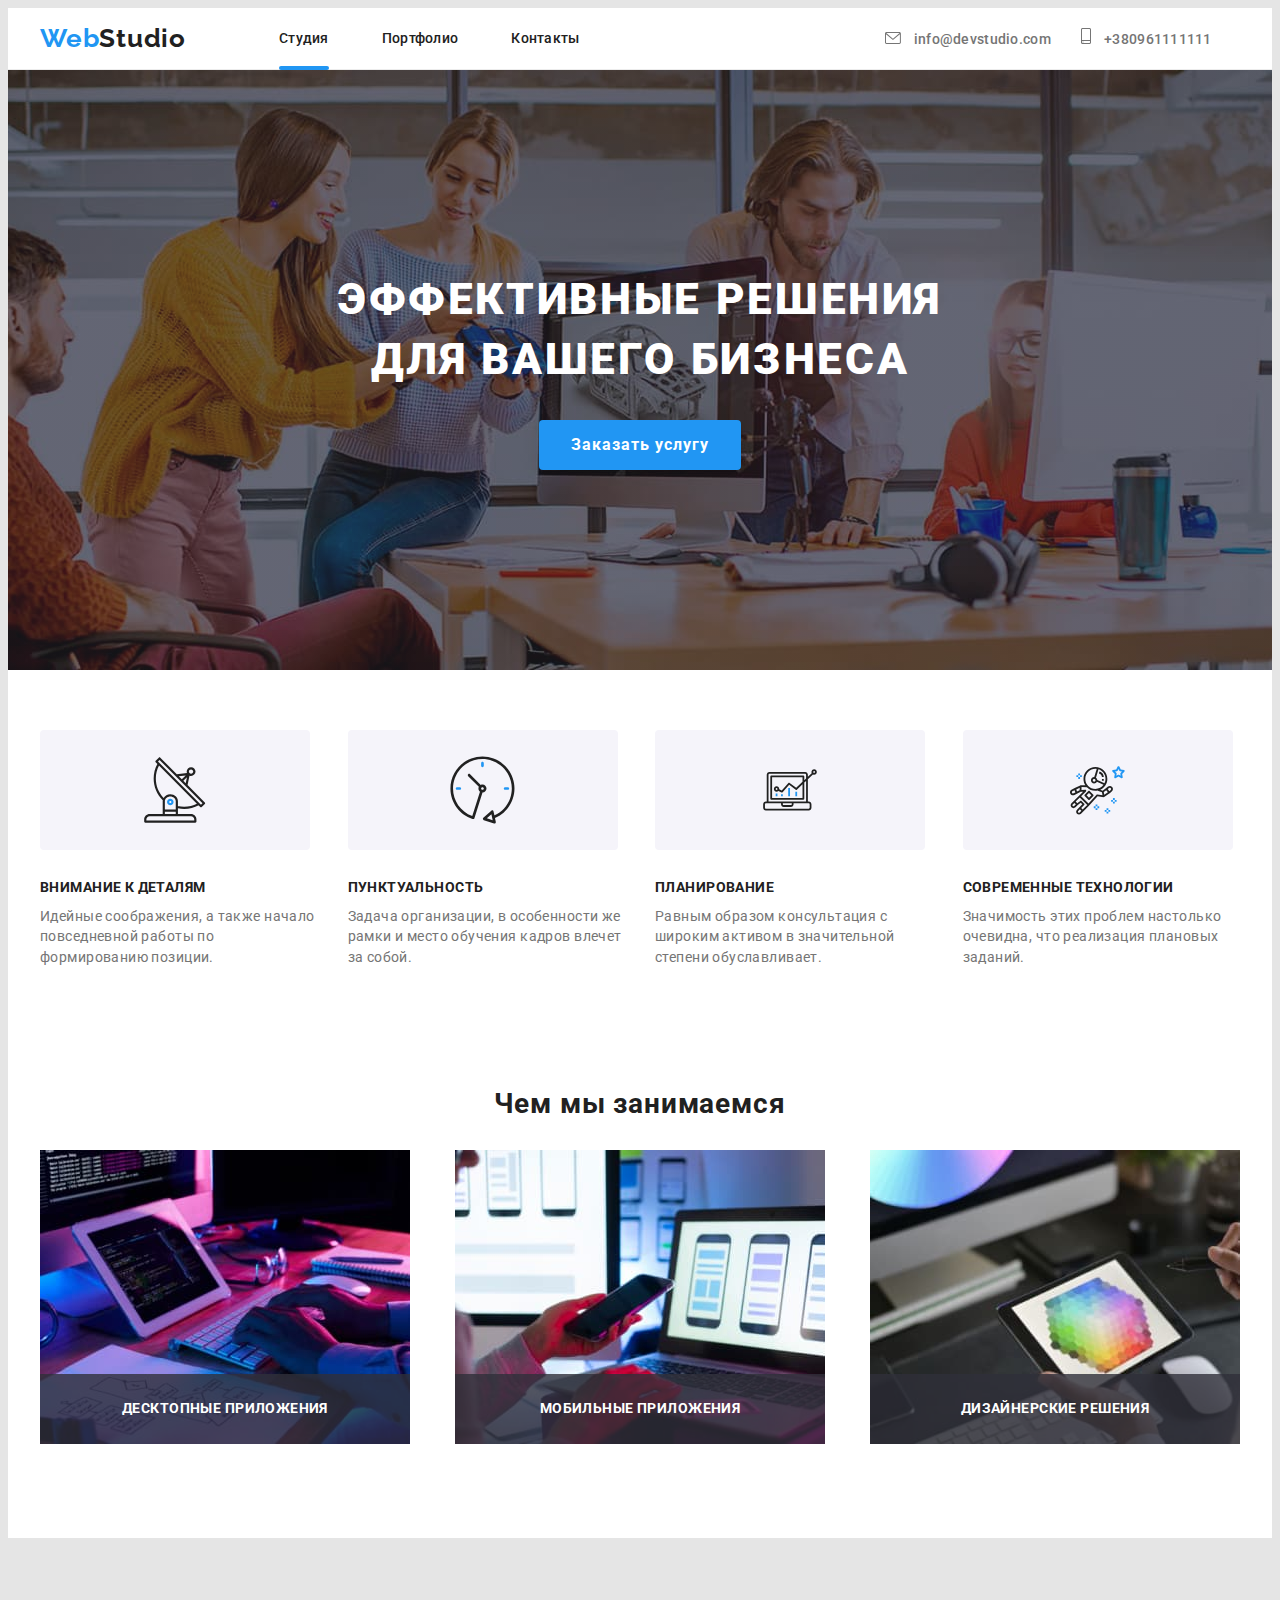
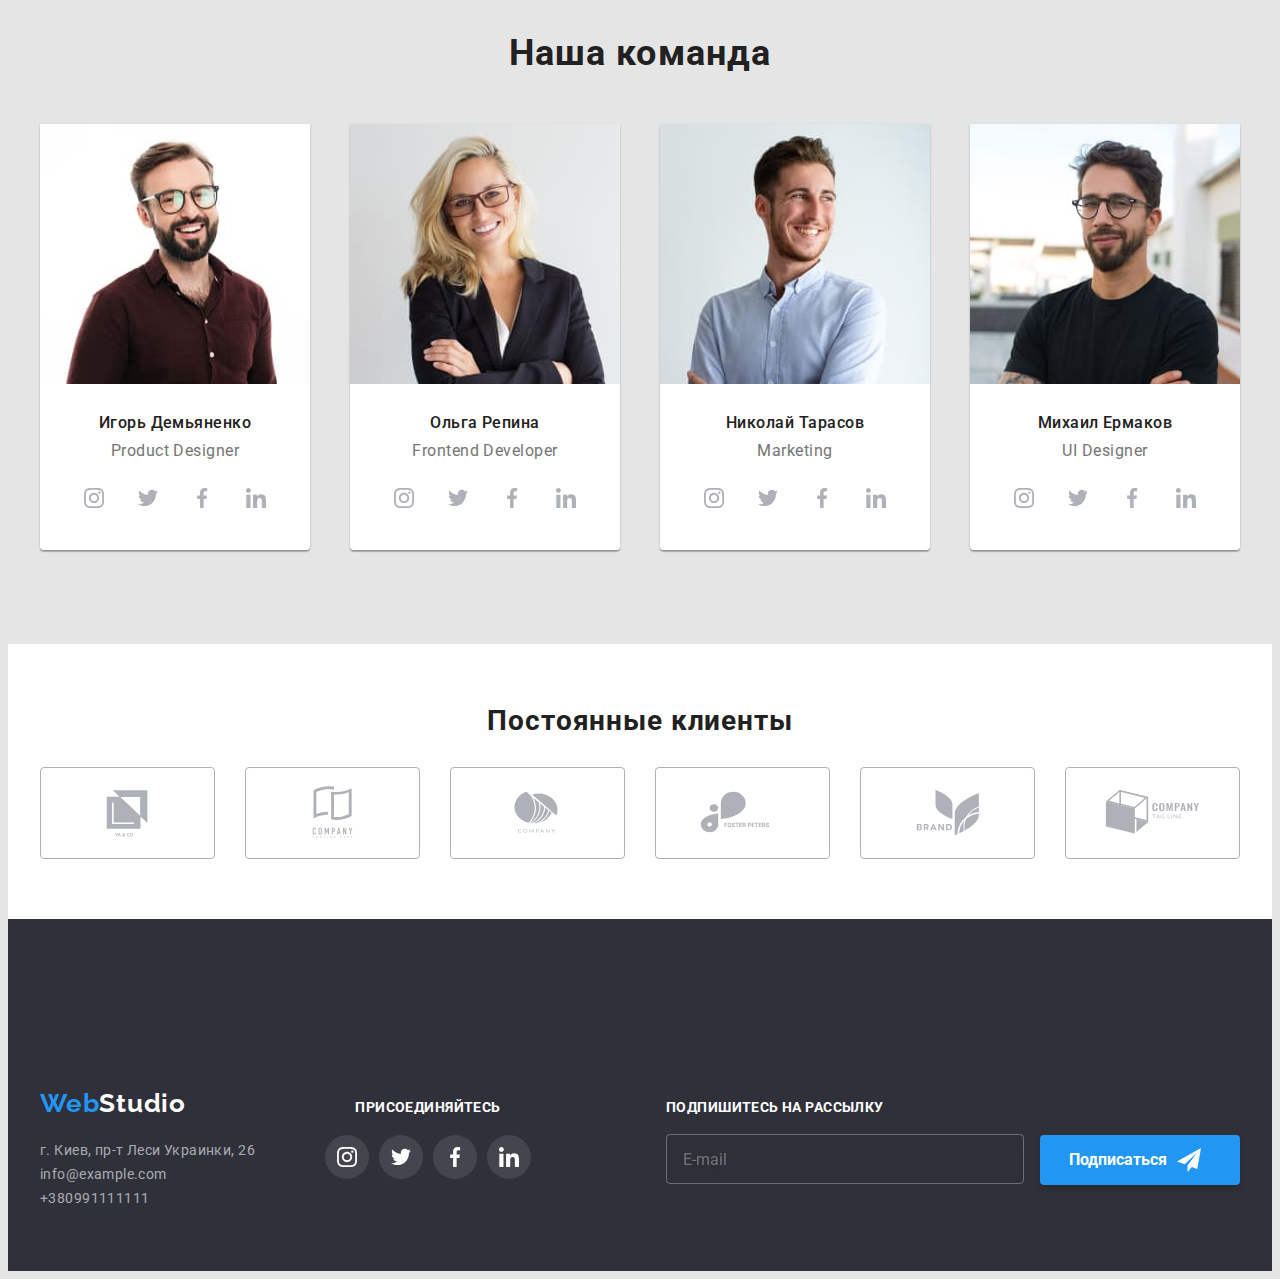
<file: index.html>
<!DOCTYPE html>
<html lang="ru">
  <head>
    <meta charset="UTF-8" />
    <meta http-equiv="X-UA-Compatible" content="IE=edge" />
    <meta name="viewport" content="width=device-width, initial-scale=1.0" />
    <link rel="preconnect" href="https://fonts.googleapis.com" />
    <link rel="preconnect" href="https://fonts.gstatic.com" crossorigin />
    <link
      href="https://fonts.googleapis.com/css2?family=Raleway:wght@700&family=Roboto:wght@400;500;700;900&display=swap"
      rel="stylesheet"
    />
    <link
      rel="stylesheet"
      href="https://cdnjs.cloudflare.com/ajax/libs/modern-normalize/1.1.0/modern-normalize.min.css"
      integrity="sha512-wpPYUAdjBVSE4KJnH1VR1HeZfpl1ub8YT/NKx4PuQ5NmX2tKuGu6U/JRp5y+Y8XG2tV+wKQpNHVUX03MfMFn9Q=="
      crossorigin="anonymous"
      referrerpolicy="no-referrer"
    />

    <link rel="stylesheet" href="./css/main.css" />
    <title>Document</title>
  </head>

  <body>
    <header class="header">
      <div class="head-container">
        <nav class="header-navigation">
          <a class="logotype-upper" href=""
            >Web<span class="letter">Studio</span></a
          >

          <button
            type="button"
            class="menu-button"
            aria-expandet="false"
            aria-controls="menu-container"
            data-menu-button
          >
            <svg width="20" height="20" aria-label="perecl mob menu">
              <use class="icon-cross" href="./images/icons.svg#icon-clo"></use>
              <use class="icon-menu" href="./images/icons.svg#icon-men"></use>
            </svg>
          </button>

          <div class="menu-container" id="menu-container" data-menu>
            <div class="navigation">
              <ul class="header-navigation-list">
                <li class="header-navigation-list__item">
                  <a
                    class="header-navigation-list__link active"
                    href="./index.html"
                    >Студия</a
                  >
                </li>
                <li class="header-navigation-list__item">
                  <a
                    class="header-navigation-list__link"
                    href="./portfolio.html"
                    >Портфолио</a
                  >
                </li>
                <li class="header-navigation-list__item">
                  <a class="header-navigation-list__link" href="">Контакты</a>
                </li>
              </ul>
            </div>

            <div class="contacts">
              <ul class="header-contact-list">
                <li class="header-contact-list__item">
                  <a
                    class="header-contact-list__link-mail"
                    href="mailto:info@devstudio.com"
                  >
                    <svg
                      class="header-contact-list__icon"
                      width="16"
                      height="12"
                    >
                      <use href="./images/icons.svg#icon-envelope"></use>
                    </svg>

                    info@devstudio.com</a
                  >
                </li>

                <li class="header-contact-list__item">
                  <a
                    class="header-contact-list__link-tel"
                    href="tel:+380961111111"
                  >
                    <svg
                      class="header-contact-list__icon"
                      width="10"
                      height="16"
                    >
                      <use href="./images/icons.svg#icon-phone"></use>
                    </svg>
                    +380961111111</a
                  >
                </li>
              </ul>
            </div>
            <div class="social-cont">
              <ul class="socials">
                <li class="socials-item">
                  <a href="" class="social-link">Inctagram</a>
                </li>
                <span class="line"></span>
                <li class="socials-item">
                  <a href="" class="social-link">Twitter</a>
                </li>
                <span class="line"></span>
                <li class="socials-item">
                  <a href="" class="social-link">Facebook</a>
                </li>
                <span class="line"></span>
                <li class="socials-item">
                  <a href="" class="social-link">Linkedln</a>
                </li>
              </ul>
            </div>
          </div>
        </nav>
      </div>
    </header>

    <main>
      <section class="hero">
        <h1 class="hero__text">Эффективные решения <br> для вашего бизнеса</h1>

        <button class="hero__button" type="button" data-modal-open>
          Заказать услугу
        </button>
      </section>

      <section class="advantage section">
        <div class="container">
          <ul class="advantage-list">
            <li class="advantage-list__item">
              <div class="advantage-list__card">
                <svg class="advantage-list__icon" width="65.32" height="70">
                  <use href="./images/icons.svg#icon-antenna"></use>
                </svg>
              </div>
              <h3 class="advantage-list__title">Внимание к деталям</h3>
              <p class="advantage-list__text">
                Идейные соображения, а также начало повседневной работы по
                формированию позиции.
              </p>
            </li>

            <li class="advantage-list__item">
              <div class="advantage-list__card">
                <svg class="advantage-list__icon" width="66.96" height="70">
                  <use href="./images/icons.svg#icon-clock"></use>
                </svg>
              </div>
              <h3 class="advantage-list__title">Пунктуальность</h3>
              <p class="advantage-list__text">
                Задача организации, в особенности же рамки и место обучения
                кадров влечет за собой.
              </p>
            </li>
            <li class="advantage-list__item">
              <div class="advantage-list__card">
                <svg class="advantage-list__icon" width="70" height="53.69">
                  <use href="./images/icons.svg#icon-diagram"></use>
                </svg>
              </div>
              <h3 class="advantage-list__title">Планирование</h3>
              <p class="advantage-list__text">
                Равным образом консультация с широким активом в значительной
                степени обуславливает.
              </p>
            </li>
            <li class="advantage-list__item">
              <div class="advantage-list__card">
                <svg class="advantage-list__icon" width="54.83" height="60.66">
                  <use href="./images/icons.svg#icon-astronaut"></use>
                </svg>
              </div>
              <h3 class="advantage-list__title">Современные технологии</h3>
              <p class="advantage-list__text">
                Значимость этих проблем настолько очевидна, что реализация
                плановых заданий.
              </p>
            </li>
          </ul>
        </div>
      </section>

      <section class="about-work">
        <div class="container about-work-container">
          <h2 class="main-title main-title--h2">Чем мы занимаемся</h2>

          <ul class="about-work-list">
            <li class="about-work-list__item">
              <img
                srcset="./images/img-2/ab.jpg 1x, ./images/img-2/ab2x.jpg 2x"
                src="./images/img-2/ab.jpg"
                alt="Игорь Демьяненко"
                width="370"
                height="294"
              />
              <div class="about-work-list__photo">
                <h4 class="about-work-list__text">Десктопные приложения</h4>
              </div>
            </li>
            <li class="about-work-list__item">
              <img
                srcset="./images/img-2/ab2.jpg 1x, ./images/img-2/ab22x.jpg 2x"
                src="./images/img-2/ab2.jpg"
                alt="Ольга Репина"
                width="370"
                height="294"
              />
              <div class="about-work-list__photo">
                <h4 class="about-work-list__text">Мобильные приложения</h4>
              </div>
            </li>
            <li class="about-work-list__item">
              <img
                srcset="./images/img-2/ab3.jpg 1x, ./images/img-2/ab32x.jpg 2x"
                src="./images/img-2//ab3.jpg"
                alt="Ольга Репина"
                width="370"
                height="294"
              />
              <div class="about-work-list__photo">
                <h4 class="about-work-list__text">Дизайнерские решения</h4>
              </div>
            </li>
          </ul>
        </div>
      </section>

      <section class="team">
        <h2 class="main-title-h2">Наша команда</h2>

        <div class="container">
          <ul class="team-list">
            <li class="team-list__item">
              <article class="photo-card">
                <div class="photo-card__thumb">
                  <picture>
                    <source
                      srcset="
                        ./images/img-2/igor1200.jpg   1x,
                        ./images/img-2/igor12002x.jpg 2x
                      "
                      media="(min-width: 1200px)"
                    />

                    <source
                      srcset="
                        ./images/img-2/igor768.jpg   1x,
                        ./images/img-2/igor7682x.jpg 2x
                      "
                      media="(min-width: 768px)"
                    />

                    <source
                      srcset="
                        ./images/img-2/igor.jpg   1x,
                        ./images/img-2/igor2x.jpg 2x
                      "
                      media="(min-width: 320px)"
                    />

                    <img
                      src="./images/img-2/igor1200.jpg"
                      alt="Игорь Демьяненко"
                    />
                  </picture>

                  <div class="photo-card__meta">
                    <h3 class="photo-card__name">Игорь Демьяненко</h3>
                    <p class="photo-card__text" lang="en">Product Designer</p>

                    <ul class="team-list__network-list network-list">
                      <li class="network-list__item">
                        <a href="" class="network-list__link">
                          <svg
                            class="network-list__icon"
                            width="20"
                            height="20"
                          >
                            <use href="./images/icons.svg#icon-insta"></use>
                          </svg>
                        </a>
                      </li>

                      <li class="network-list__item">
                        <a href="" class="network-list__link">
                          <svg
                            class="network-list__icon"
                            width="20"
                            height="20"
                          >
                            <use href="./images/icons.svg#icon-twit"></use>
                          </svg>
                        </a>
                      </li>
                      <li class="network-list__item">
                        <a href="" class="network-list__link">
                          <svg
                            class="network-list__icon"
                            width="20"
                            height="20"
                          >
                            <use href="./images/icons.svg#icon-fb"></use>
                          </svg>
                        </a>
                      </li>
                      <li class="network-list__item">
                        <a href="" class="network-list__link">
                          <svg
                            class="network-list__icon"
                            width="20"
                            height="20"
                          >
                            <use href="./images/icons.svg#icon-link"></use>
                          </svg>
                        </a>
                      </li>
                    </ul>
                  </div>
                </div>
              </article>
            </li>

            <li class="team-list__item">
              <article class="photo-card">
                <div class="photo-card__thumb">
                  <picture>
                    <source
                      srcset="
                        ./images/img-2/olga1200.jpg   1x,
                        ./images/img-2/olga12002x.jpg 2x
                      "
                      media="(min-width: 1200px)"
                    />

                    <source
                      srcset="
                        ./images/img-2/olga768.jpg   1x,
                        ./images/img-2/olga7682x.jpg 2x
                      "
                      media="(min-width: 768px)"
                    />

                    <source
                      srcset="
                        ./images/img-2/olga.jpg   1x,
                        ./images/img-2/olga2x.jpg 2x
                      "
                      media="(min-width: 320px)"
                    />

                    <img src="./images/img-2/olga1200.jpg" alt="Ольга Репина" />
                  </picture>

                  <div class="photo-card__meta">
                    <h3 class="photo-card__name">Ольга Репина</h3>
                    <p class="photo-card__text" lang="en">Frontend Developer</p>
                    <ul class="team-list__network-list network-list">
                      <li class="network-list__item">
                        <a href="" class="network-list__link">
                          <svg
                            class="network-list__icon"
                            width="20"
                            height="20"
                          >
                            <use href="./images/icons.svg#icon-insta"></use>
                          </svg>
                        </a>
                      </li>
                      <li class="network-list__item">
                        <a href="" class="network-list__link">
                          <svg
                            class="network-list__icon"
                            width="20"
                            height="20"
                          >
                            <use href="./images/icons.svg#icon-twit"></use>
                          </svg>
                        </a>
                      </li>
                      <li class="network-list__item">
                        <a href="" class="network-list__link">
                          <svg
                            class="network-list__icon"
                            width="20"
                            height="20"
                          >
                            <use href="./images/icons.svg#icon-fb"></use>
                          </svg>
                        </a>
                      </li>
                      <li class="network-list__item">
                        <a href="" class="network-list__link">
                          <svg
                            class="network-list__icon"
                            width="20"
                            height="20"
                          >
                            <use href="./images/icons.svg#icon-link"></use>
                          </svg>
                        </a>
                      </li>
                    </ul>
                  </div>
                </div>
              </article>
            </li>

            <li class="team-list__item">
              <article class="photo-card">
                <div class="photo-card__thumb">
                  <picture>
                        <picture>
                          <source srcset="
                                               ./images/n1200.jpg  1x,
                                                ./images/n12002x.jpg 2x
                                              " media="(min-width: 1200px)" />
                        
                          <source srcset="
                                                ./images/n768.jpg   1x,
                                                ./images/n7682x.jpg 2x
                                              " media="(min-width: 768px)" />
                        
                          <source srcset="
                                                ./images/n.jpg   1x,
                                                ./images/n2x.jpg 2x
                                              " media="(min-width: 320px)" />
                        
                          <img src="./images/n1200.jpg" alt="Ольга Репина" />
                        </picture>

                  <div class="photo-card__meta">
                    <h3 class="photo-card__name">Николай Тарасов</h3>
                    <p class="photo-card__text" lang="en">Marketing</p>

                    <ul class="team-list__network-list network-list">
                      <li class="network-list__item">
                        <a href="" class="network-list__link">
                          <svg
                            class="network-list__icon"
                            width="20"
                            height="20"
                          >
                            <use href="./images/icons.svg#icon-insta"></use>
                          </svg>
                        </a>
                      </li>
                      <li class="network-list__item">
                        <a href="" class="network-list__link">
                          <svg
                            class="network-list__icon"
                            width="20"
                            height="20"
                          >
                            <use href="./images/icons.svg#icon-twit"></use>
                          </svg>
                        </a>
                      </li>
                      <li class="network-list__item">
                        <a href="" class="network-list__link">
                          <svg
                            class="network-list__icon"
                            width="20"
                            height="20"
                          >
                            <use href="./images/icons.svg#icon-fb"></use>
                          </svg>
                        </a>
                      </li>
                      <li class="network-list__item">
                        <a href="" class="network-list__link">
                          <svg
                            class="network-list__icon"
                            width="20"
                            height="20"
                          >
                            <use href="./images/icons.svg#icon-link"></use>
                          </svg>
                        </a>
                      </li>
                    </ul>
                  </div>
                </div>
              </article>
            </li>

            <li class="team-list__item">
              <article class="photo-card">
                <div class="photo-card__thumb">
                  <picture>
                    <source
                      srcset="
                        ./images/img-2/mih1200.jpg   1x,
                        ./images/img-2/mih12002x.jpg 2x
                      "
                      media="(min-width: 1200px)"
                    />

                    <source
                      srcset="
                        ./images/img-2/mih768.jpg   1x,
                        ./images/img-2/mih7682x.jpg 2x
                      "
                      media="(min-width: 768px)"
                    />

                    <source
                      srcset="
                        ./images/img-2/mih.jpg   1x,
                        ./images/img-2/mih2x.jpg 2x
                      "
                      media="(min-width: 320px)"
                    />

                    <img
                      src="./images/img-2/mih1200.jpg"
                      alt="Михаил Ермаков"
                    />
                  </picture>

                  <div class="photo-card__meta">
                    <h3 class="photo-card__name">Михаил Ермаков</h3>
                    <p class="photo-card__text" lang="en">UI Designer</p>

                    <ul class="team-list__network-list network-list">
                      <li class="network-list__item">
                        <a href="" class="network-list__link">
                          <svg
                            class="network-list__icon"
                            width="20"
                            height="20"
                          >
                            <use href="./images/icons.svg#icon-insta"></use>
                          </svg>
                        </a>
                      </li>
                      <li class="network-list__item">
                        <a href="" class="network-list__link">
                          <svg
                            class="network-list__icon"
                            width="20"
                            height="20"
                          >
                            <use href="./images/icons.svg#icon-twit"></use>
                          </svg>
                        </a>
                      </li>
                      <li class="network-list__item">
                        <a href="" class="network-list__link">
                          <svg
                            class="network-list__icon"
                            width="20"
                            height="20"
                          >
                            <use href="./images/icons.svg#icon-fb"></use>
                          </svg>
                        </a>
                      </li>
                      <li class="network-list__item">
                        <a href="" class="network-list__link">
                          <svg
                            class="network-list__icon"
                            width="20"
                            height="20"
                          >
                            <use href="./images/icons.svg#icon-link"></use>
                          </svg>
                        </a>
                      </li>
                    </ul>
                  </div>
                </div>
              </article>
            </li>
          </ul>
        </div>
      </section>

      <section class="klients section">
        <div class="container">
          <h2 class="main-title main-title--h2">Постоянные клиенты</h2>
          <ul class="klient-list list">
            <li class="klient-list__item">
              <a href="" class="klient-list__link">
                <svg class="klient-list__icon" width="106" height="60">
                  <use href="./images/icons.svg#icon-Logo"></use>
                </svg>
              </a>
            </li>

            <li class="klient-list__item">
              <a href="" class="klient-list__link">
                <svg class="klient-list__icon" width="106" height="60">
                  <use href="./images/icons.svg#icon-Logo1"></use>
                </svg>
              </a>
            </li>
            <li class="klient-list__item">
              <a href="" class="klient-list__link">
                <svg class="klient-list__icon" width="106" height="60">
                  <use href="./images/icons.svg#icon-Logo2"></use>
                </svg>
              </a>
            </li>
            <li class="klient-list__item">
              <a href="" class="klient-list__link">
                <svg class="klient-list__icon" width="106" height="60">
                  <use href="./images/icons.svg#icon-Logo3"></use>
                </svg>
              </a>
            </li>
            <li class="klient-list__item">
              <a href="" class="klient-list__link">
                <svg class="klient-list__icon" width="106" height="60">
                  <use href="./images/icons.svg#icon-Logo4"></use>
                </svg>
              </a>
            </li>
            <li class="klient-list__item">
              <a href="" class="klient-list__link">
                <svg class="klient-list__icon" width="106" height="60">
                  <use href="./images/icons.svg#icon-Logo5"></use>
                </svg>
              </a>
            </li>
          </ul>
        </div>
      </section>
    </main>

    <footer class="footer">
      <div class="container footer-cont">
        <div class="footer-left">
          <a class="logotype logotype--bottom" href=""
            >Web<span class="letter-f">Studio</span></a
          >

          <address class="footer-adress">
            <ul class="adress-list">
              <li class="adress-list__item">
                <a
                  class="adress-list__link"
                  href="https://goo.gl/maps/qbF5qeyJRF77j8v56"
                  target="_blank"
                  rel="noopener noreferrer"
                  >г. Киев, пр-т Леси Украинки, 26</a
                >
              </li>
              <li class="adress-list__item">
                <a class="adress-list__link" href="mailto:info@example.com"
                  >info@example.com</a
                >
              </li>
              <li class="adress-list__item">
                <a class="adress-list__link" href="tel:+380991111111"
                  >+380991111111</a
                >
              </li>
            </ul>
          </address>
        </div>

        <div class="footer-right">
          <h3 class="communication">присоединяйтесь</h3>
          <ul class="communication-list">
            <li class="communication-list__item">
              <a href="" class="communication-list__link">
                <svg class="communication-list__icon" width="20" height="20">
                  <use href="./images/icons.svg#icon-insta"></use>
                </svg>
              </a>
            </li>
            <li class="communication-list__item">
              <a href="" class="communication-list__link">
                <svg class="communication-list__icon" width="20" height="20">
                  <use href="./images/icons.svg#icon-twit"></use>
                </svg>
              </a>
            </li>
            <li class="communication-list__item">
              <a href="" class="communication-list__link">
                <svg class="communication-list__icon" width="20" height="20">
                  <use href="./images/icons.svg#icon-fb"></use>
                </svg>
              </a>
            </li>
            <li class="communication-list__item">
              <a href="" class="communication-list__link">
                <svg class="communication-list__icon" width="20" height="20">
                  <use href="./images/icons.svg#icon-link"></use>
                </svg>
              </a>
            </li>
          </ul>
        </div>

        <div class="subscribe-container">
          <p class="subscribe-text">Подпишитесь на рассылку</p>

          <form class="subscribe-form">
            <input
              type="email"
              class="subscribe-form__input"
              id="user-email"
              name="user-email"
              placeholder="E-mail"
              required
            />

            <button type="submit" class="subscribe-button">
              Подписаться
              <svg class="subscribe-button__icon" width="24" height="24">
                <use href="./images/icons.svg#icon-icon-send"></use>
              </svg>
            </button>
          </form>
        </div>
      </div>
    </footer>

    <div class="backdrop is-hidden" data-modal>
      <div class="modal">
        <button type="button" class="button-close" data-modal-close>
          <svg class="button-close__icon" width="18" height="18">
            <use href="./images/icons.svg#icon-close"></use>
          </svg>
        </button>
        <p class="modal__title">Оставьте свои данные, мы вам перезвоним</p>

        <form action="#" class="modal-form">
          <div class="modal-field">
            <label for="user-name" class="modal-field__name">Имя</label>
            <div class="modal-field__input-wrap">
              <input
                type="text"
                id="user-name"
                name="user-name"
                class="modal-field__input"
                required
              />
              <svg class="modal-field__icon" width="18" height="18">
                <use href="./images/icons.svg#icon-person-black-18dp-1"></use>
              </svg>
            </div>
          </div>

          <div class="modal-field">
            <label for="user-tel" class="modal-field__name">Телефон</label>
            <div class="modal-field__input-wrap">
              <input
                type="text"
                id="user-tel"
                name="user-tel"
                class="modal-field__input"
                required
              />
              <svg class="modal-field__icon" width="18" height="18">
                <use href="./images/icons.svg#icon-phone-black-18dp-1"></use>
              </svg>
            </div>
          </div>

          <div class="modal-field">
            <label for="user-email" class="modal-field__name">Почта</label>

            <div class="modal-field__input-wrap">
              <input
                type="text"
                class="modal-field__input"
                id="user-text"
                name="user-text"
                required
              />
              <svg class="modal-field__icon" width="18" height="18">
                <use href="./images/icons.svg#icon-email-black-18dp-1"></use>
              </svg>
            </div>
          </div>

          <div class="modal-field">
            <label for="koment" class="modal-field__name">Комментарий</label>
            <textarea
              name="koment"
              id="koment"
              class="modal-field__koment"
              placeholder="Введите текст"
            ></textarea>
          </div>

          <div class="modal-field">
            <label for="policy" class="modal-field__policy">
              <input
                type="checkbox"
                name="policy"
                id="policy"
                class="modal-field__policy-input"
              />

              <span class="checked">
                <svg class="checked__vector" width="11" height="8">
                  <use href="./images/icons.svg#icon-cheic"></use>
                </svg>
              </span>
              Соглашаюсь с рассылкой и принимаю

              <span class="checked__agree">Условия договора</span>
            </label>
          </div>

          <button type="submit" class="modal-button">Отправить</button>
        </form>
      </div>
    </div>
    <script src="./js/modal.js"></script>
    <script src="./js/menu.js"></script>
  </body>
</html>
</file>
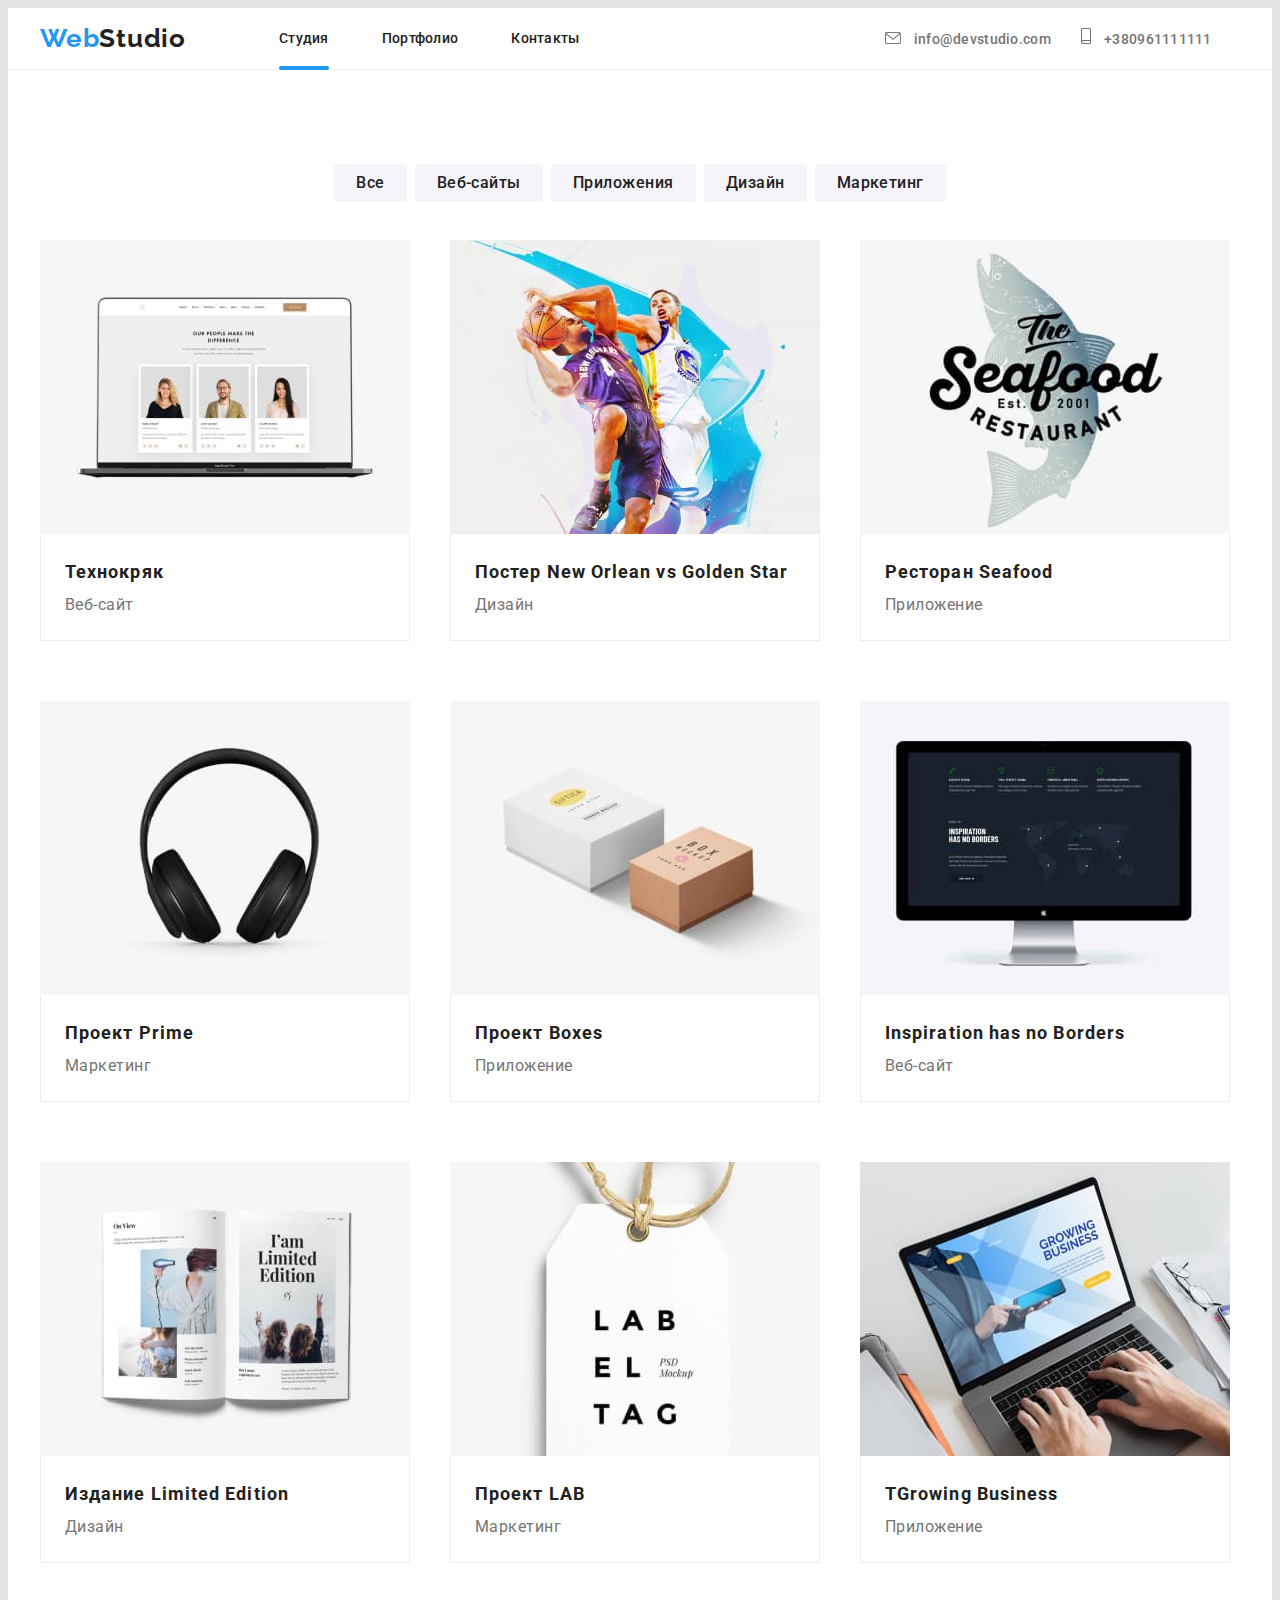
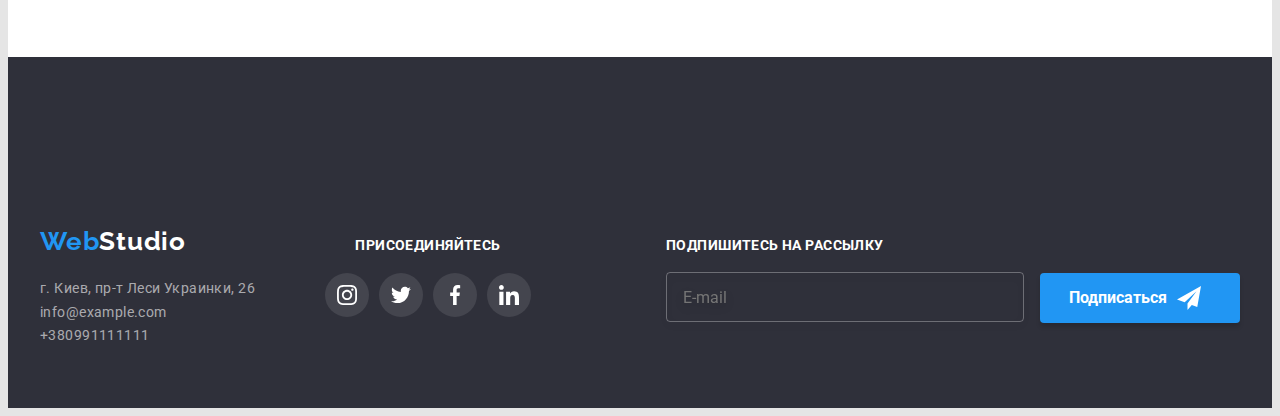
<file: portfolio.html>
<!DOCTYPE html>
<html lang="ru">

<head>
    <meta charset="UTF-8">
    <meta http-equiv="X-UA-Compatible" content="IE=edge">
    <meta name="viewport" content="width=device-width, initial-scale=1.0" >
    <link rel="preconnect" href="https://fonts.googleapis.com">
    <link rel="preconnect" href="https://fonts.gstatic.com" crossorigin>
    <link
        href="https://fonts.googleapis.com/css2?family=Raleway:wght@700&family=Roboto:wght@400;500;700;900&display=swap"
        rel="stylesheet">
<link rel="stylesheet" href="https://cdnjs.cloudflare.com/ajax/libs/modern-normalize/1.1.0/modern-normalize.min.css"
    integrity="sha512-wpPYUAdjBVSE4KJnH1VR1HeZfpl1ub8YT/NKx4PuQ5NmX2tKuGu6U/JRp5y+Y8XG2tV+wKQpNHVUX03MfMFn9Q=="
    crossorigin="anonymous" referrerpolicy="no-referrer" />
    
    <link rel="stylesheet" href="./css/main.css">
    <title>Document</title>

</head>

<body>
        <header class="header">
            <div class="container head-container">
                <nav class="header-navigation">
                    <a class="logotype-upper" href="">Web<span class="letter">Studio</span></a>
        
                    <button type="button" class="menu-button " aria-expandet="false" aria-controls="menu-container"
                        data-menu-button>
                        <svg width="20" height="20" aria-label="perecl mob menu">
                            <use class="icon-cross" href="./images/icons.svg#icon-clo"></use>
                            <use class="icon-menu" href="./images/icons.svg#icon-men"></use>
        
                        </svg>
                    </button>
        
                    <div class="menu-container" id="menu-container" data-menu>
        
                        <div class="navigation">
                            <ul class="header-navigation-list">
                                <li class="header-navigation-list__item"><a class="header-navigation-list__link active"
                                        href="./index.html">Студия</a></li>
                                <li class="header-navigation-list__item"><a class="header-navigation-list__link"
                                        href="./portfolio.html">Портфолио</a></li>
                                <li class="header-navigation-list__item"><a class="header-navigation-list__link"
                                        href="">Контакты</a></li>
                            </ul>
                        </div>
        
        
                        <div class="contacts">
                            <ul class="header-contact-list">
                                <li class="header-contact-list__item"><a class="header-contact-list__link-mail"
                                        href="mailto:info@devstudio.com">
                                        <svg class="header-contact-list__icon" width="16" height="12">
                                            <use href="./images/icons.svg#icon-envelope"></use>
                                        </svg>
        
        
                                        info@devstudio.com</a></li>
        
        
        
                                <li class="header-contact-list__item"><a class="header-contact-list__link-tel"
                                        href="tel:+380961111111">
        
                                        <svg class="header-contact-list__icon" width="10" height="16">
                                            <use href="./images/icons.svg#icon-phone"></use>
                                        </svg>
                                        +380961111111</a>
                                </li>
                            </ul>
        
                        </div>
                        <div class="social-cont">
                            <ul class="socials">
                                <li class="socials-item">
                                    <a href="" class="social-link">Inctagram</a>
                                </li>
                                <span class="line"></span>
                                <li class="socials-item">
                                    <a href="" class="social-link">Twitter</a>
                                </li>
                                <span class="line"></span>
                                <li class="socials-item">
                                    <a href="" class="social-link">Facebook</a>
                                </li>
                                <span class="line"></span>
                                <li class="socials-item">
                                    <a href="" class="social-link">Linkedln</a>
                                </li>
        
                            </ul>
                        </div>
                    </div>
                </nav>
        
        
        
            </div>
        </header>
 <main> 
     <section class="section-menu">
        <div class="container">
        
<ul class="filter-list">
    <li class="filter-list__item"><button class="filter-list__button" type="button">Все</button></li>
    <li class="filter-list__item"><button class="filter-list__button" type="button">Веб-сайты</button></li>
    <li class="filter-list__item"><button class="filter-list__button" type="button">Приложения</button></li>
    <li class="filter-list__item"><button class="filter-list__button" type="button">Дизайн</button></li>
    <li class="filter-list__item"><button class="filter-list__button" type="button">Маркетинг</button></li>
</ul>




    
<ul class="menu-list">
    <li class="menu-list__item"> 
        

        <article class="picture">
            <a class="picture__link" href="">
            <div class="picture__cover">
                <div class="picture__photo">
                    <picture>
                        <source srcset="
                                            ./images/po/teh1200.jpg   1x,
                                            ./images/po/teh12002x.jpg 2x
                                          " media="(min-width: 1200px)" />
                    
                        <source srcset="
                                            ./images/po/teh768.jpg   1x,
                                            ./images/po/teh7682x.jpg 2x
                                          " media="(min-width: 768px)" />
                    
                        <source srcset="
                                           ./images/po/teh480.jpg   1x,
                                            ./images/po/teh4802x.jpg 2x
                                          " media="(min-width: 320px)" />
                    
                        <img src="./images/po/teh1200.jpg" alt="Игорь Демьяненко" />
                    </picture>
               
                <p class="picture__overlay-text">Технокряк это современная площадка распространения коронавируса. Компании используют эту платформу для цифрового
                шпионажа и атак на защищённые сервера конкурентов.</p></div>
            
            <div class="picture__meta">
                <h3 class="picture__name">Технокряк</h3>
            <p class="picture__product">Веб-сайт</p>
        </div>
        </div>
        </a>
        </article>
   
        
        
        
    </li>

        <li class="menu-list__item">
            
            <article class="picture">
                <a class="picture__link" href="">
                
            <div class="picture__cover">
                <div class="picture__photo">
                    <picture>
                        <source srcset="
                                                               ./images/po/baske1200.jpg  1x,
                                                                ./images/po/baske12002x.jpg 2x
                                                              " media="(min-width: 1200px)" />
                    
                        <source srcset="
                                                                ./images/po/baske768.jpg   1x,
                                                                ./images/po/baske7682x.jpg 2x
                                                              " media="(min-width: 768px)" />
                    
                        <source srcset="
                                                               ./images/po/baske480.jpg  1x,
                                                                ./images/po/baske4802x.jpg 2x
                                                              " media="(min-width: 320px)" />
                    
                        <img src="./images/po/baske1200.jpg" alt="Игорь Демьяненко" />
                    </picture>
                
            
            <p class="picture__overlay-text">Технокряк это современная площадка распространения коронавируса. Компании используют эту
                платформу для цифрового
                шпионажа и атак на защищённые сервера конкурентов.</p></div>
                
            
            <div class="picture__meta">
                <h3 class="picture__name">Постер New Orlean vs Golden Star</h3>
                <p class="picture__product">Дизайн</p>
                </div>
            
            </div>
            </a>
            </article>
            
            </li>


            <li class="menu-list__item">
                
            <article class="picture">
                <a class="picture__link" href="">
            
                    <div class="picture__cover">
                        <div class="picture__photo">
                            <picture>
                                <source srcset="
                                                                       ./images/po/rest1200.jpg 1x,
                                                                        ./images/po/rest12002x.jpg 2x
                                                                      " media="(min-width: 1200px)" />
                            
                                <source srcset="
                                                                        ./images/po/rest768.jpg  1x,
                                                                        ./images/po/rest7682x.jpg 2x
                                                                      " media="(min-width: 768px)" />
                            
                                <source srcset="
                                                                       ./images/po/rest480.jpg  1x,
                                                                        ./images/po/rest4802x.jpg 2x
                                                                      " media="(min-width: 320px)" />
                            
                                <img src="./images/po/rest1200.jpg" alt="Игорь Демьяненко" />
                        
                        <p class="picture__overlay-text">Технокряк это современная площадка распространения коронавируса. Компании используют эту
                        платформу для цифрового
                        шпионажа и атак на защищённые сервера конкурентов.</p>
                        
                        </div>
                        <div class="picture__meta">
                            <h3 class="picture__name">Ресторан Seafood</h3>
                            <p class="picture__product">Приложение</p>
                        </div>
            
                    </div>
                    </a>
                </article>
               
                
            </li>
            
                <li class="menu-list__item">
                   
                <article class="picture">
                    <a class="picture__link" href="">
                
                        <div class="picture__cover">
                            <div class="picture__photo">
                                <picture>
                                    <source srcset="
                                                                            ./images/po/air1200.jpg  1x,
                                                                            ./images/po/air12002x.jpg 2x
                                                                          " media="(min-width: 1200px)" />
                                
                                    <source srcset="
                                                                            ./images/po/air768.jpg   1x,
                                                                            ./images/po/air7682x.jpg 2x
                                                                          " media="(min-width: 768px)" />
                                
                                    <source srcset="
                                                                           ./images/po/air480.jpg   1x,
                                                                           ./images/po/air4802x.jpg 2x
                                                                          " media="(min-width: 320px)" />
                                
                                    <img src="./images/po/air1200.jpg" alt="Игорь Демьяненко" />
                                </picture>
                          
                            <p class="picture__overlay-text">Технокряк это современная площадка распространения коронавируса. Компании используют эту
                                платформу для цифрового
                                шпионажа и атак на защищённые сервера конкурентов.</p>
                              </div>

                            <div class="picture__meta">
                                <h3 class="picture__name">Проект Prime</h3>
                                <p class="picture__product">Маркетинг</p>
                            </div>
                
                        </div>
                    </a>
                    </article>

                    
                </li>


                <li class="menu-list__item">
                    
                <article class="picture">
                    <a class="picture__link" href="">
                
                        <div class="picture__cover">
                            <div class="picture__photo">
                                <picture>
                                    <source srcset="
                                                                            ./images/po/box1200.jpg  1x,
                                                                            ./images/po/box12002x.jpg 2x
                                                                          " media="(min-width: 1200px)" />
                                
                                    <source srcset="
                                                                            ./images/po/box768.jpg   1x,
                                                                            ./images/po/box7682x.jpg 2x
                                                                          " media="(min-width: 768px)" />
                                
                                    <source srcset="
                                                                           ./images/po/box480.jpg  1x,
                                                                            ./images/po/box4802x.jpg 2x
                                                                          " media="(min-width: 320px)" />
                                
                                    <img src="./images/po/box1200.jpg" alt="Игорь Демьяненко" />
                                </picture>
                           
                            <p class="picture__overlay-text">Технокряк это современная площадка распространения коронавируса. Компании используют эту
                                платформу для цифрового
                                шпионажа и атак на защищённые сервера конкурентов.</p>


                              </div>

                            <div class="picture__meta">
                                <h3 class="picture__name">Проект Boxes</h3>
                                <p class="picture__product">Приложение</p>
                            </div>
                
                        </div>
                        </a>
                    </article>
                    
                </li>


<li class="menu-list__item">
  
<article class="picture">
    <a class="picture__link" href="">

        <div class="picture__cover">
            <div class="picture__photo">
                <picture>
                    <source srcset="
                                                            ./images/po/mac1200.jpg   1x,
                                                            ./images/po/mac12002x.jpg 2x
                                                          " media="(min-width: 1200px)" />
                
                    <source srcset="
                                                            ./images/po/mac768.jpg   1x,
                                                            ./images/po/mac7682x.jpg 2x
                                                          " media="(min-width: 768px)" />
                
                    <source srcset="
                                                           ./images/po/mac480.jpg   1x,
                                                            ./images/po/mac4802x.jpg 2x
                                                          " media="(min-width: 320px)" />
                
                    <img src="./images/po/mac1200.jpg" alt="Игорь Демьяненко" />
                </picture>
           
    <p class="picture__overlay-text">Технокряк это современная площадка распространения коронавируса. Компании используют эту
        платформу для цифрового
        шпионажа и атак на защищённые сервера конкурентов.</p>
        </div>
            <div class="picture__meta">
                <h3 class="picture__name">Inspiration has no Borders</h3>
                <p class="picture__product">Веб-сайт</p>
            </div>

        </div>
        </a>
    </article>
   
</li>

<li class="menu-list__item">
<article class="picture">
    <a class="picture__link" href="">

        <div class="picture__cover">
            <div class="picture__photo">
                <picture>
                    <source srcset="
                                                            ./images/po/book1200.jpg   1x,
                                                            ./images/po/book12002x.jpg 2x
                                                          " media="(min-width: 1200px)" />
                
                    <source srcset="
                                                            ./images/po/book768.jpg   1x,
                                                            ./images/po/book7682x.jpg 2x
                                                          " media="(min-width: 768px)" />
                
                    <source srcset="
                                                          ./images/po/book480.jpg   1x,
                                                            ./images/po/book4802x.jpg 2x
                                                          " media="(min-width: 320px)" />
                
                    <img src="./images/po/book1200.jpg" alt="Игорь Демьяненко" />
                </picture>
                
       
    <p class="picture__overlay-text">Технокряк это современная площадка распространения коронавируса. Компании используют эту
        платформу для цифрового
        шпионажа и атак на защищённые сервера конкурентов.</p>


        </div>
        <div class="picture__meta">
            <h3 class="picture__name">Издание Limited Edition</h3>
            <p class="picture__product">Дизайн</p>
        </div>

    </div>
    </a>
</article>

</li>

<li class="menu-list__item">
   
<article class="picture">
    <a class="picture__link" href="">

        <div class="picture__cover">
            <div class="picture__photo">
                <picture>
                    <source srcset="
                                                            ./images/po/lab1200.jpg   1x,
                                                            ./images/po/lab12002x.jpg 2x
                                                          " media="(min-width: 1200px)" />
                
                    <source srcset="
                                                            ./images/po/lab768.jpg   1x,
                                                            ./images/po/lab7682x.jpg 2x
                                                          " media="(min-width: 768px)" />
                
                    <source srcset="
                                                           ./images/po/lab480.jpg  1x,
                                                            ./images/po/lab4802x.jpg 2x
                                                          " media="(min-width: 320px)" />
                
                    <img src="./images/po/lab1200.jpg" alt="Игорь Демьяненко" />
                </picture>
            
        <p class="picture__overlay-text">Технокряк это современная площадка распространения коронавируса. Компании используют эту
            платформу для цифрового
            шпионажа и атак на защищённые сервера конкурентов.</p>
        
        </div>
            <div class="picture__meta">
                <h3 class="picture__name">Проект LAB</h3>
                <p class="picture__product">Маркетинг</p>
            </div>

        </div>
        </a>
    </article>
    
</li>

    <li class="menu-list__item">
        
<article class="picture">
    <a class="picture__link" href="">

        <div class="picture__cover">
            <div class="picture__photo">
                <picture>
                    <source srcset="
                                                            ./images/po/bus1200.jpg  1x,
                                                            ./images/po/bus12002x.jpg 2x
                                                          " media="(min-width: 1200px)" />
                
                    <source srcset="
                                                            ./images/po/bus768.jpg  1x,
                                                            ./images/po/bus7682x.jpg 2x
                                                          " media="(min-width: 768px)" />
                
                    <source srcset="
                                                           ./images/po/bus480.jpg  1x,
                                                            ./images/po/bus4802x.jpg 2x
                                                          " media="(min-width: 320px)" />
                
                    <img src="./images/po/bus1200.jpg" alt="Игорь Демьяненко" />
                </picture>
           
                <p class="picture__overlay-text">Технокряк это современная площадка распространения коронавируса. Компании используют эту
                    платформу для цифрового
                    шпионажа и атак на защищённые сервера конкурентов.</p>
            
            </div>
                <div class="picture__meta">
                    <h3 class="picture__name">ТGrowing Business</h3>
                    <p class="picture__product">Приложение</p>
                </div>
    
            </div>
            </a>
        </article>
       
    </li>

                        
                           


                                 
</ul>
</div>
</section>
</main>
<footer class="footer">

    <div class="container footer-cont">

        <div class="footer-left">


            <a class="logotype logotype--bottom" href="">Web<span class="letter-f">Studio</span></a>


            <address class="footer-adress">

                <ul class="adress-list">
                    <li class="adress-list__item"><a class="adress-list__link"
                            href="https://goo.gl/maps/qbF5qeyJRF77j8v56" target="_blank" rel="noopener noreferrer">г.
                            Киев, пр-т
                            Леси Украинки, 26</a></li>
                    <li class="adress-list__item"><a class="adress-list__link"
                            href="mailto:info@example.com">info@example.com</a></li>
                    <li class="adress-list__item"><a class="adress-list__link"
                            href="tel:+380991111111">+380991111111</a>
                    </li>
                </ul>


            </address>
        </div>


        <div class="footer-right">
            <h3 class="communication">присоединяйтесь</h3>
            <ul class="communication-list">
                <li class="communication-list__item">
                    <a href="" class="communication-list__link">
                        <svg class="communication-list__icon" width="20" height="20">
        
                            <use href="./images/icons.svg#icon-insta"></use>
                        </svg>
                    </a>
                </li>
                <li class="communication-list__item">
                    <a href="" class="communication-list__link">
                        <svg class="communication-list__icon" width="20" height="20">
        
                            <use href="./images/icons.svg#icon-twit"></use>
                        </svg>
                    </a>
                </li>
                <li class="communication-list__item">
                    <a href="" class="communication-list__link">
                        <svg class="communication-list__icon" width="20" height="20">
        
                            <use href="./images/icons.svg#icon-fb"></use>
                        </svg>
                    </a>
                </li>
                <li class="communication-list__item">
                    <a href="" class="communication-list__link">
                        <svg class="communication-list__icon" width="20" height="20">
        
                            <use href="./images/icons.svg#icon-link"></use>
                        </svg>
                    </a>
                </li>
            </ul>
        </div>
        
        <div class="subscribe-container">
            <p class="subscribe-text">Подпишитесь на рассылку</p>
        
            <form class="subscribe-form">
        
                <input type="email" class="subscribe-form__input" id="user-email" name="user-email" placeholder="E-mail"
                    required />
        
                <button type="submit" class="subscribe-button">Подписаться
                    <svg class="subscribe-button__icon" width="24" height="24">
                        <use href="./images/icons.svg#icon-icon-send"></use>
                    </svg>
                </button>
            </form>
        </div>
        
        
        
        
        
        
        </div>
        
        
        
        
        
        </footer>

</body>

</html>
</file>
<file: css/main.css>
:root {
  --main-title-color: #ffffff;
  --second-title-color: #212121;
  --main-text-color: #757575;
  --opacity-color: rgba(255, 255, 255, 0.6);
  --accent-color: #2196f3;
  --heder-bg-color: #ffffff;
  --bacik-bg-color: #e5e5e5;
  --second-bg-color: #2f303a;
  --tomato-outline: tomato;
}

p,
h1,
h2,
h3,
h4,
h5,
h6 {
  margin: 0;
}

ul {
  margin: 0;
  padding: 0;
}

img {
  display: block;
  max-width: 100%;
  height: auto;
}

body {
  font-family: "Roboto", sans-serif;
  background-color: var(--bacik-bg-color);
}
body.modal-open {
  overflow: hidden;
}

.link {
  text-decoration: none;
}

.list {
  list-style: none;
}

.main-title {
  font-weight: bold;
  font-size: 36px;
  line-height: 1.16;
  letter-spacing: 0.03em;
  color: black;
  text-align: center;
  margin-left: auto;
  margin-right: auto;
}

.container {
  width: 100%;
  margin-left: auto;
  margin-right: auto;
  padding-left: 15px;
  padding-right: 15px;
}
@media screen and (min-width: 480px) {
  .container {
    max-width: 480px;
  }
}
@media screen and (min-width: 768px) {
  .container {
    max-width: 768px;
  }
}
@media screen and (min-width: 1200px) {
  .container {
    max-width: 1200px;
  }
}

.section {
  padding-top: 94px;
  padding-bottom: 94px;
  background: var(--heder-bg-color);
}

.backdrop {
  width: 100vw;
  height: 100vh;
  background-color: rgba(0, 0, 0, 0.2);
  position: fixed;
  top: 0;
  left: 0;
  -webkit-transition: opacity 800ms, visibility 800ms;
  transition: opacity 800ms, visibility 800ms;
  overflow-y: scroll;
}
.backdrop.backdrop.is-hidden .modal {
  -webkit-transform: scale(2) rotate(90deg);
          transform: scale(2) rotate(90deg);
  -webkit-transition: -webkit-transform 800ms;
  transition: -webkit-transform 800ms;
  transition: transform 800ms;
  transition: transform 800ms, -webkit-transform 800ms;
}

.modal {
  -webkit-box-sizing: border-box;
          box-sizing: border-box;
  background-color: var(--heder-bg-color);
  -webkit-box-shadow: 0px 1px 3px rgba(0, 0, 0, 0.12), 0px 1px 1px rgba(0, 0, 0, 0.14), 0px 2px 1px rgba(0, 0, 0, 0.2);
          box-shadow: 0px 1px 3px rgba(0, 0, 0, 0.12), 0px 1px 1px rgba(0, 0, 0, 0.14), 0px 2px 1px rgba(0, 0, 0, 0.2);
  border-radius: 4px;
  padding: 40px;
}
@media screen and (min-width: 480px) and (max-width: 767px) {
  .modal {
    position: absolute;
    top: 27%;
    left: 50%;
    -webkit-transform: translate(-50%, -50%);
            transform: translate(-50%, -50%);
    width: 450px;
    max-height: 609px;
    -webkit-box-sizing: border-box;
            box-sizing: border-box;
    background-color: var(--heder-bg-color);
    -webkit-box-shadow: 0px 1px 3px rgba(0, 0, 0, 0.12), 0px 1px 1px rgba(0, 0, 0, 0.14), 0px 2px 1px rgba(0, 0, 0, 0.2);
            box-shadow: 0px 1px 3px rgba(0, 0, 0, 0.12), 0px 1px 1px rgba(0, 0, 0, 0.14), 0px 2px 1px rgba(0, 0, 0, 0.2);
    border-radius: 4px;
    padding: 40px;
  }
}
@media screen and (min-width: 768px) {
  .modal {
    width: 528px;
    height: 609px;
    -webkit-box-sizing: border-box;
            box-sizing: border-box;
    background-color: var(--heder-bg-color);
    -webkit-box-shadow: 0px 1px 3px rgba(0, 0, 0, 0.12), 0px 1px 1px rgba(0, 0, 0, 0.14), 0px 2px 1px rgba(0, 0, 0, 0.2);
            box-shadow: 0px 1px 3px rgba(0, 0, 0, 0.12), 0px 1px 1px rgba(0, 0, 0, 0.14), 0px 2px 1px rgba(0, 0, 0, 0.2);
    border-radius: 4px;
    padding: 40px;
    position: absolute;
    top: 35%;
    left: 50%;
    -webkit-transform: scale(1);
            transform: scale(1);
    -webkit-transform: translate(-50%, -50%);
            transform: translate(-50%, -50%);
    -webkit-transition: -webkit-transform 800ms;
    transition: -webkit-transform 800ms;
    transition: transform 800ms;
    transition: transform 800ms, -webkit-transform 800ms;
  }
}
@media screen and (min-width: 1200px) {
  .modal {
    width: 528px;
    height: 581px;
    top: 50%;
    left: 50%;
  }
}

.button-close {
  width: 30px;
  height: 30px;
  background-color: transparent;
  border: 1px solid rgba(0, 0, 0, 0.1);
  border-radius: 50%;
  position: absolute;
  top: 8px;
  right: 8px;
  display: -webkit-box;
  display: -ms-flexbox;
  display: flex;
  -webkit-box-align: center;
      -ms-flex-align: center;
          align-items: center;
  -webkit-box-pack: center;
      -ms-flex-pack: center;
          justify-content: center;
}
.button-close {
  cursor: pointer;
}

.button-close__icon {
  -webkit-transition: fill 250ms cubic-bezier(0.4, 0, 0.2, 1);
  transition: fill 250ms cubic-bezier(0.4, 0, 0.2, 1);
}
.button-close__icon:hover {
  fill: var(--accent-color);
}

.is-hidden {
  visibility: hidden;
  opacity: 0;
  pointer-events: none;
}

.modal__title {
  font-family: Roboto;
  font-style: normal;
  font-weight: bold;
  font-size: 20px;
  line-height: 23px;
  text-align: center;
  letter-spacing: 0.03em;
  color: #212121;
  margin-bottom: 12px;
}

.modal-field__input {
  width: 100%;
  height: 40px;
  border: 1px solid rgba(33, 33, 33, 0.2);
  -webkit-box-sizing: border-box;
          box-sizing: border-box;
  border-radius: 4px;
  padding-left: 42px;
  padding-right: 15px;
  outline: none;
  -webkit-transition: border-color 250ms cubic-bezier(0.4, 0, 0.2, 1);
  transition: border-color 250ms cubic-bezier(0.4, 0, 0.2, 1);
}
.modal-field__input:focus {
  border-color: var(--accent-color);
}
.modal-field__input:focus + .modal-field__icon {
  fill: var(--accent-color);
}
.modal-field__input {
  cursor: pointer;
}

.modal-field__input-wrap {
  position: relative;
}

.modal-field__icon {
  position: absolute;
  left: 15px;
  top: 50%;
  -webkit-transform: translateY(-50%);
          transform: translateY(-50%);
  -webkit-transition: fill 250ms cubic-bezier(0.4, 0, 0.2, 1);
  transition: fill 250ms cubic-bezier(0.4, 0, 0.2, 1);
}

.modal-button {
  display: block;
  margin: 0 auto;
  width: 200px;
  height: 50px;
  padding: 10px 56px 10px 56px;
  background: #2196f3;
  -webkit-box-shadow: 0px 4px 4px rgba(0, 0, 0, 0.15);
          box-shadow: 0px 4px 4px rgba(0, 0, 0, 0.15);
  border-radius: 4px;
  border: none;
  font-family: Roboto;
  font-style: normal;
  font-weight: bold;
  font-size: 16px;
  line-height: 30px;
  /* identical to box height, or 187% */
  -webkit-box-align: center;
      -ms-flex-align: center;
          align-items: center;
  text-align: center;
  letter-spacing: 0.06em;
  color: #ffffff;
  margin-top: 30px;
}
.modal-button {
  cursor: pointer;
}

.modal-field__name {
  font-size: 12px;
  line-height: 14px;
  /* identical to box height */
  letter-spacing: 0.01em;
  color: #757575;
  display: block;
  margin-bottom: 4px;
  margin-top: 10px;
}

.modal-field__koment {
  width: 100%;
  height: 120px;
  border: 1px solid rgba(33, 33, 33, 0.2);
  -webkit-box-sizing: border-box;
          box-sizing: border-box;
  border-radius: 4px;
  resize: none;
  padding: 12px 16px 12px 16px;
  outline: none;
  -webkit-transition: border-color 250ms cubic-bezier(0.4, 0, 0.2, 1);
  transition: border-color 250ms cubic-bezier(0.4, 0, 0.2, 1);
}
.modal-field__koment:focus {
  border-color: var(--accent-color);
}
.modal-field__koment::-webkit-input-placeholder {
  font-family: Roboto;
  font-style: normal;
  font-weight: normal;
  font-size: 12px;
  line-height: 14px;
  letter-spacing: 0.01em;
  color: rgba(117, 117, 117, 0.5);
}
.modal-field__koment::-moz-placeholder {
  font-family: Roboto;
  font-style: normal;
  font-weight: normal;
  font-size: 12px;
  line-height: 14px;
  letter-spacing: 0.01em;
  color: rgba(117, 117, 117, 0.5);
}
.modal-field__koment:-ms-input-placeholder {
  font-family: Roboto;
  font-style: normal;
  font-weight: normal;
  font-size: 12px;
  line-height: 14px;
  letter-spacing: 0.01em;
  color: rgba(117, 117, 117, 0.5);
}
.modal-field__koment::-ms-input-placeholder {
  font-family: Roboto;
  font-style: normal;
  font-weight: normal;
  font-size: 12px;
  line-height: 14px;
  letter-spacing: 0.01em;
  color: rgba(117, 117, 117, 0.5);
}
.modal-field__koment::placeholder {
  font-family: Roboto;
  font-style: normal;
  font-weight: normal;
  font-size: 12px;
  line-height: 14px;
  letter-spacing: 0.01em;
  color: rgba(117, 117, 117, 0.5);
}

.checked__agree {
  font-family: "Roboto";
  font-style: normal;
  font-weight: 400;
  font-size: 12px;
  line-height: 14px;
  /* identical to box height */
  letter-spacing: 0.03em;
  color: var(--accent-color);
  text-decoration: underline;
  margin-left: 5px;
}
@media screen and (min-width: 1200px) {
  .checked__agree {
    font-size: 14px;
    line-height: 24px;
    /* identical to box height, or 171% */
    letter-spacing: 0.03em;
  }
}

.agree-text {
  display: -webkit-box;
  display: -ms-flexbox;
  display: flex;
  -webkit-box-align: center;
      -ms-flex-align: center;
          align-items: center;
}
@media screen and (max-width: 1199px) {
  .agree-text {
    font-family: "Roboto";
    font-style: normal;
    font-weight: 400;
    font-size: 12px;
    line-height: 14px;
    /* identical to box height */
    letter-spacing: 0.03em;
    color: #757575;
    -webkit-box-align: center;
        -ms-flex-align: center;
            align-items: center;
  }
}

.modal-field__policy {
  font-size: 14px;
  line-height: 24px;
  /* identical to box height, or 171% */
  letter-spacing: 0.03em;
  color: var(--main-text-color);
  display: -webkit-box;
  display: -ms-flexbox;
  display: flex;
  -webkit-box-align: center;
      -ms-flex-align: center;
          align-items: center;
  margin-top: 18px;
}
@media screen and (max-width: 1199px) {
  .modal-field__policy {
    font-family: "Roboto";
    font-style: normal;
    font-weight: 400;
    font-size: 12px;
    line-height: 14px;
    /* identical to box height */
    letter-spacing: 0.03em;
    color: #757575;
  }
}

.policy-label {
  margin-top: 20px;
  margin-bottom: 30px;
  display: -webkit-box;
  display: -ms-flexbox;
  display: flex;
}

.checked {
  width: 16px;
  height: 15px;
  border: 2px solid #212121;
  border-radius: 2px;
  display: -webkit-box;
  display: -ms-flexbox;
  display: flex;
  -webkit-transform: translateY(1%);
          transform: translateY(1%);
  margin-right: 7px;
  -webkit-box-align: center;
      -ms-flex-align: center;
          align-items: center;
  -webkit-box-pack: center;
      -ms-flex-pack: center;
          justify-content: center;
}

.checked__vector {
  fill: var(--main-title-color);
}

.modal-field__policy-input {
  position: absolute;
  width: 1px;
  height: 1px;
  margin: -1px;
  border: 0;
  padding: 0;
  clip: rect(0 0 0 0);
  overflow: hidden;
}
.modal-field__policy-input:checked + .checked {
  background-color: var(--accent-color);
  border: 2px transparent;
}
.modal-field__policy-input:focus + .checked {
  outline: 2px solid #2196f3;
}

.head-container {
  -webkit-box-align: center;
      -ms-flex-align: center;
          align-items: center;
  padding-left: 15px;
  padding-right: 15px;
}
@media screen and (min-width: 768px) {
  .head-container {
    padding-left: 15px;
    padding-right: 15px;
    max-width: 768px;
    margin-left: auto;
    margin-right: auto;
  }
}
@media screen and (min-width: 1200px) {
  .head-container {
    max-width: 1200px;
  }
}

@media screen and (max-width: 1199px) {
  .header-navigation {
    display: -webkit-box;
    display: -ms-flexbox;
    display: flex;
    -webkit-box-align: center;
        -ms-flex-align: center;
            align-items: center;
    -webkit-box-pack: justify;
        -ms-flex-pack: justify;
            justify-content: space-between;
  }
}
@media screen and (min-width: 1200px) {
  .header-navigation {
    display: -webkit-box;
    display: -ms-flexbox;
    display: flex;
    -webkit-box-align: center;
        -ms-flex-align: center;
            align-items: center;
  }
}

@media screen and (max-width: 479px) {
  .navigation {
    margin-bottom: 150px;
    text-align: left;
  }
}
@media screen and (min-width: 480px) and (max-width: 767px) {
  .navigation {
    margin-bottom: 302px;
    text-align: left;
  }
}
@media screen and (min-width: 768px) and (max-width: 1199px) {
  .navigation {
    display: -webkit-box;
    display: -ms-flexbox;
    display: flex;
    -webkit-box-align: center;
        -ms-flex-align: center;
            align-items: center;
  }
}
@media screen and (min-width: 1200px) {
  .navigation {
    margin-left: 93px;
  }
}

.header-contact-list {
  display: -webkit-box;
  display: -ms-flexbox;
  display: flex;
}
@media screen and (max-width: 767px) {
  .header-contact-list {
    -webkit-box-orient: vertical;
    -webkit-box-direction: reverse;
        -ms-flex-direction: column-reverse;
            flex-direction: column-reverse;
  }
}
@media screen and (min-width: 768px) {
  .header-contact-list {
    margin-left: 80px;
    -webkit-box-orient: vertical;
    -webkit-box-direction: normal;
        -ms-flex-direction: column;
            flex-direction: column;
  }
}
@media screen and (min-width: 1200px) {
  .header-contact-list {
    -webkit-box-orient: horizontal;
    -webkit-box-direction: normal;
        -ms-flex-direction: row;
            flex-direction: row;
    margin-left: 305px;
  }
}

@media screen and (max-width: 767px) {
  .header-contact-list__item {
    text-align: left;
    margin-right: 0;
  }
}
@media screen and (max-width: 767px) {
  .header-contact-list__item:not(:first-child) {
    margin-bottom: 30px;
  }
}
@media screen and (min-width: 768px) and (max-width: 1199px) {
  .header-contact-list__item:not(:last-child) {
    margin-bottom: 10px;
  }
}
@media screen and (min-width: 1200px) {
  .header-contact-list__item:not(:last-child) {
    margin-right: 30px;
  }
}

@media screen and (max-width: 767px) {
  .header-navigation-list__item:not(:last-child) {
    margin-bottom: 30px;
  }
}
@media screen and (min-width: 768px) {
  .header-navigation-list__item:not(:last-child) {
    margin-right: 40px;
  }
}
@media screen and (min-width: 1200px) {
  .header-navigation-list__item:not(:last-child) {
    margin-right: 53px;
  }
}

.menu-container.is-open {
  display: block;
}
@media screen and (max-width: 767px) {
  .menu-container {
    width: 100vw;
    height: auto;
    padding: 40px 10px 48px 40px;
    display: none;
    position: absolute;
    top: 100%;
    left: 0;
    width: 100%;
    background-color: #ffffff;
    z-index: 100;
  }
}
@media screen and (min-width: 768px) {
  .menu-container {
    display: -webkit-box;
    display: -ms-flexbox;
    display: flex;
  }
}

.head-container {
  position: relative;
  padding-top: 15px;
  padding-bottom: 15px;
}
@media screen and (min-width: 1200px) {
  .head-container {
    -webkit-box-pack: justify;
        -ms-flex-pack: justify;
            justify-content: space-between;
    -webkit-box-align: center;
        -ms-flex-align: center;
            align-items: center;
    display: -webkit-box;
    display: -ms-flexbox;
    display: flex;
  }
}

.menu-button {
  display: -webkit-inline-box;
  display: -ms-inline-flexbox;
  display: inline-flex;
  margin: 0;
  padding: 0;
  border: none;
  background-color: transparent;
}
.menu-button {
  cursor: pointer;
}
.menu-button .icon-cross {
  display: none;
}
.menu-button.is-open .icon-cross {
  display: block;
}
.menu-button.is-open .icon-menu {
  display: none;
}
.menu-button {
  cursor: pointer;
}
@media screen and (min-width: 768px) {
  .menu-button {
    display: none;
  }
}

.header-contact-list {
  text-align: center;
  list-style: none;
}
@media screen and (min-width: 768px) {
  .header-contact-list {
    text-align: left;
  }
}
@media screen and (min-width: 1200px) {
  .header-contact-list {
    display: -webkit-box;
    display: -ms-flexbox;
    display: flex;
    -webkit-box-align: center;
        -ms-flex-align: center;
            align-items: center;
  }
}

.contacts {
  display: -webkit-box;
  display: -ms-flexbox;
  display: flex;
  margin-left: auto;
}

.header {
  border-bottom: 1px solid #757575;
}

.icon-cross {
  -webkit-transition: fill 250ms cubic-bezier(0.4, 0, 0.2, 1);
  transition: fill 250ms cubic-bezier(0.4, 0, 0.2, 1);
}
.icon-cross:hover {
  fill: var(--accent-color);
}

.icon-menu {
  -webkit-transition: fill 250ms cubic-bezier(0.4, 0, 0.2, 1);
  transition: fill 250ms cubic-bezier(0.4, 0, 0.2, 1);
}
.icon-menu:hover {
  fill: var(--accent-color);
}

.header-navigation-list {
  list-style: none;
}
@media screen and (min-width: 768px) {
  .header-navigation-list {
    display: -webkit-box;
    display: -ms-flexbox;
    display: flex;
  }
}

.header {
  background-color: var(--heder-bg-color);
  border-bottom: solid 2px var(--main-title-color);
  border-bottom: 1px solid #ececec;
}

.logotype-upper {
  -webkit-box-align: center;
      -ms-flex-align: center;
          align-items: center;
  text-decoration: none;
  font-family: Raleway;
  font-style: normal;
  font-weight: bold;
  font-size: 26px;
  line-height: 1.19;
  letter-spacing: 0.03em;
  color: var(--accent-color);
}
.logotype-upper .letter {
  font-family: Raleway;
  font-style: normal;
  font-weight: bold;
  font-size: 26px;
  line-height: 1.19;
  letter-spacing: 0.03em;
  color: var(--second-title-color);
}

.header-navigation-list__link {
  font-weight: 500;
  font-size: 14px;
  line-height: 1.14;
  letter-spacing: 0.02em;
  text-decoration: none;
  color: var(--second-title-color);
  position: relative;
  -webkit-transition: color 250ms cubic-bezier(0.4, 0, 0.2, 1);
  transition: color 250ms cubic-bezier(0.4, 0, 0.2, 1);
}
@media screen and (max-width: 767px) {
  .header-navigation-list__link {
    font-family: "Roboto";
    font-style: normal;
    font-weight: 500;
    font-size: 40px;
    line-height: 47px;
    letter-spacing: 0.02em;
  }
}
.header-navigation-list__link:hover {
  color: var(--accent-color);
}
.header-navigation-list__link.active::after {
  content: "";
  width: 100%;
  height: 4px;
  background: var(--accent-color);
  border-radius: 2px;
  position: absolute;
  display: block;
  bottom: -10px;
  left: 0;
}
@media screen and (min-width: 768px) and (max-width: 1199px) {
  .header-navigation-list__link.active::after {
    bottom: -32px;
  }
}
@media screen and (min-width: 1200px) {
  .header-navigation-list__link.active::after {
    bottom: -24px;
  }
}

.header-contact-list__link-tel {
  font-family: "Roboto";
  font-style: normal;
  font-weight: 500;
  font-size: 14px;
  line-height: 16px;
  letter-spacing: 0.02em;
  text-decoration: none;
  -webkit-transition: color 0.2s linear;
  transition: color 0.2s linear;
  color: var(--main-text-color);
  -webkit-transition: color 250ms cubic-bezier(0.4, 0, 0.2, 1);
  transition: color 250ms cubic-bezier(0.4, 0, 0.2, 1);
}
@media screen and (max-width: 767px) {
  .header-contact-list__link-tel {
    text-align: left;
    font-family: "Roboto";
    font-style: normal;
    font-weight: 500;
    font-size: 34px;
    line-height: 40px;
    color: #757575;
  }
}
.header-contact-list__link-tel:hover, .header-contact-list__link-tel:focus {
  color: var(--accent-color);
}
.header-contact-list__link-tel:hover:hover .header-contact-list__icon, .header-contact-list__link-tel:hover:focus .header-contact-list__icon, .header-contact-list__link-tel:focus:hover .header-contact-list__icon, .header-contact-list__link-tel:focus:focus .header-contact-list__icon {
  fill: var(--accent-color);
}

.header-contact-list__link-mail {
  font-family: "Roboto";
  font-style: normal;
  font-weight: 500;
  font-size: 14px;
  line-height: 16px;
  letter-spacing: 0.02em;
  text-decoration: none;
  -webkit-transition: color 0.2s linear;
  transition: color 0.2s linear;
  color: var(--main-text-color);
  -webkit-transition: color 250ms cubic-bezier(0.4, 0, 0.2, 1);
  transition: color 250ms cubic-bezier(0.4, 0, 0.2, 1);
}
@media screen and (max-width: 767px) {
  .header-contact-list__link-mail {
    font-family: "Roboto";
    font-style: normal;
    font-weight: 500;
    font-size: 24px;
    line-height: 28px;
    letter-spacing: 0.02em;
  }
}
.header-contact-list__link-mail:hover, .header-contact-list__link-mail:focus {
  color: var(--accent-color);
}
.header-contact-list__link-mail:hover:hover .header-contact-list__icon, .header-contact-list__link-mail:hover:focus .header-contact-list__icon, .header-contact-list__link-mail:focus:hover .header-contact-list__icon, .header-contact-list__link-mail:focus:focus .header-contact-list__icon {
  fill: var(--accent-color);
}

.header-contact-list__link {
  font-weight: 500;
  font-size: 14px;
  line-height: 1.14;
  letter-spacing: 0.02em;
  text-decoration: none;
  -webkit-transition: color 0.2s linear;
  transition: color 0.2s linear;
  color: var(--main-text-color);
  -webkit-transition: color 250ms cubic-bezier(0.4, 0, 0.2, 1);
  transition: color 250ms cubic-bezier(0.4, 0, 0.2, 1);
}
@media screen and (min-width: 768px) {
  .header-contact-list__link {
    font-family: Roboto;
    font-style: normal;
    font-weight: 500;
    font-size: 12px;
    line-height: 14px;
    letter-spacing: 0.02em;
    color: #757575;
  }
}
.header-contact-list__link:hover, .header-contact-list__link:focus {
  color: var(--accent-color);
}
.header-contact-list__link:hover:hover .header-contact-list__icon, .header-contact-list__link:hover:focus .header-contact-list__icon, .header-contact-list__link:focus:hover .header-contact-list__icon, .header-contact-list__link:focus:focus .header-contact-list__icon {
  fill: var(--accent-color);
}

.header-contact-list__icon {
  margin-right: 10px;
  fill: var(--main-text-color);
  -webkit-transition: fill 250ms cubic-bezier(0.4, 0, 0.2, 1);
  transition: fill 250ms cubic-bezier(0.4, 0, 0.2, 1);
}
@media screen and (max-width: 767px) {
  .header-contact-list__icon {
    display: none;
  }
}

.header-navigation-list {
  list-style: none;
}

.logotype--upper {
  text-decoration: none;
  font-family: Raleway;
  font-style: normal;
  font-weight: bold;
  font-size: 26px;
  line-height: 1.19;
  letter-spacing: 0.03em;
  color: var(--accent-color);
  margin-right: 93px;
}
.logotype--upper .letter {
  font-family: Raleway;
  font-style: normal;
  font-weight: bold;
  font-size: 26px;
  line-height: 1.19;
  letter-spacing: 0.03em;
  color: var(--second-title-color);
}

@media screen and (min-width: 767px) {
  .social-cont {
    display: none;
  }
}
@media screen and (max-width: 767px) {
  .social-cont {
    display: -webkit-box;
    display: -ms-flexbox;
    display: flex;
    margin-top: 64px;
  }
}

@media screen and (min-width: 767px) {
  .socials {
    display: none;
  }
}
@media screen and (max-width: 767px) {
  .socials {
    display: -webkit-box;
    display: -ms-flexbox;
    display: flex;
    list-style: none;
  }
}

.social-link {
  font-family: "Roboto";
  font-style: normal;
  font-weight: 250;
  font-size: 11px;
  line-height: 22px;
  text-decoration: none;
  color: #757575;
  display: block;
}
@media screen and (min-width: 480px) and (max-width: 766px) {
  .social-link {
    text-decoration: none;
    font-size: 18px;
    line-height: 22px;
    -webkit-transition: color 0.2s linear;
    transition: color 0.2s linear;
    letter-spacing: 0.02em;
  }
}
.social-link:hover, .social-link:focus {
  color: var(--accent-color);
}
.social-link:hover:hover .header-contact-list__icon, .social-link:hover:focus .header-contact-list__icon, .social-link:focus:hover .header-contact-list__icon, .social-link:focus:focus .header-contact-list__icon {
  fill: var(--accent-color);
}
@media screen and (min-width: 767px) {
  .social-link {
    display: none;
  }
}

.line {
  outline: 1px solid rgba(33, 33, 33, 0.2);
  height: 22px;
  margin-right: 10px;
  margin-left: 10px;
}

.hero {
  text-align: center;
  max-width: 100%;
  height: auto;
  padding-top: 40px;
  padding-bottom: 40px;
  background-color: var(--second-bg-color);
  background-image: -webkit-gradient(linear, left top, left bottom, from(rgba(47, 48, 58, 0.4)), to(rgba(47, 48, 58, 0.4))), url(../images/bg480.jpg);
  background-image: linear-gradient(rgba(47, 48, 58, 0.4), rgba(47, 48, 58, 0.4)), url(../images/bg480.jpg);
  background-repeat: no-repeat;
  background-position: center;
  background-size: cover;
  margin-left: auto;
  margin-right: auto;
}
@media (min-divice-pixel-ratio: 2), (-webkit-min-device-pixel-ratio: 2), (min-resolution: 192dpi), (min-resolution: 2dppx) {
  .hero {
    background-image: -webkit-gradient(linear, left top, left bottom, from(rgba(47, 48, 58, 0.4)), to(rgba(47, 48, 58, 0.4))), url(../images/bg4802x.jpg);
    background-image: linear-gradient(rgba(47, 48, 58, 0.4), rgba(47, 48, 58, 0.4)), url(../images/bg4802x.jpg);
  }
}
@media screen and (min-width: 480px) and (max-width: 767px) {
  .hero {
    padding-top: 118px;
    padding-bottom: 118px;
    background-image: -webkit-gradient(linear, left top, left bottom, from(rgba(47, 48, 58, 0.4)), to(rgba(47, 48, 58, 0.4))), url(../images/bg768.jpg);
    background-image: linear-gradient(rgba(47, 48, 58, 0.4), rgba(47, 48, 58, 0.4)), url(../images/bg768.jpg);
  }
}
@media screen and (min-width: 480px) and (max-width: 767px) and (min-divice-pixel-ratio: 2), screen and (min-width: 480px) and (max-width: 767px) and (-webkit-min-device-pixel-ratio: 2), screen and (min-width: 480px) and (max-width: 767px) and (min-resolution: 192dpi), screen and (min-width: 480px) and (max-width: 767px) and (min-resolution: 2dppx) {
  .hero {
    background-image: -webkit-gradient(linear, left top, left bottom, from(rgba(47, 48, 58, 0.4)), to(rgba(47, 48, 58, 0.4))), url(../images/bg7682x.jpg);
    background-image: linear-gradient(rgba(47, 48, 58, 0.4), rgba(47, 48, 58, 0.4)), url(../images/bg7682x.jpg);
  }
}
@media screen and (min-width: 768px) {
  .hero {
    padding-top: 118px;
    padding-bottom: 118px;
    background-image: -webkit-gradient(linear, left top, left bottom, from(rgba(47, 48, 58, 0.4)), to(rgba(47, 48, 58, 0.4))), url(../images/bg.jpg);
    background-image: linear-gradient(rgba(47, 48, 58, 0.4), rgba(47, 48, 58, 0.4)), url(../images/bg.jpg);
  }
}
@media screen and (min-width: 768px) and (min-divice-pixel-ratio: 2), screen and (min-width: 768px) and (-webkit-min-device-pixel-ratio: 2), screen and (min-width: 768px) and (min-resolution: 192dpi), screen and (min-width: 768px) and (min-resolution: 2dppx) {
  .hero {
    background-image: -webkit-gradient(linear, left top, left bottom, from(rgba(47, 48, 58, 0.4)), to(rgba(47, 48, 58, 0.4))), url(../images/bg2x.jpg);
    background-image: linear-gradient(rgba(47, 48, 58, 0.4), rgba(47, 48, 58, 0.4)), url(../images/bg2x.jpg);
  }
}
@media screen and (min-width: 768px) and (min-width: 1200px) {
  .hero {
    padding-top: 200px;
    padding-bottom: 200px;
  }
}

.hero__text {
  font-family: Roboto;
  font-style: normal;
  font-weight: 900;
  font-size: 16px;
  line-height: 24px;
  /* or 162% */
  text-align: center;
  letter-spacing: 0.06em;
  text-transform: uppercase;
  color: var(--main-title-color);
}
@media screen and (min-width: 480px) {
  .hero__text {
    font-family: Roboto;
    font-style: normal;
    font-weight: 900;
    font-size: 26px;
    line-height: 42px;
    /* or 162% */
    text-align: center;
    letter-spacing: 0.06em;
    text-transform: uppercase;
    color: #ffffff;
  }
}
@media screen and (min-width: 768px) {
  .hero__text {
    font-family: Roboto;
    font-style: normal;
    font-weight: 900;
    font-size: 26px;
    line-height: 42px;
    /* or 162% */
    text-align: center;
    letter-spacing: 0.06em;
    text-transform: uppercase;
    color: #ffffff;
  }
}
@media screen and (min-width: 1200px) {
  .hero__text {
    width: 696px;
    font-weight: 900;
    font-size: 44px;
    line-height: 1.36;
    text-align: center;
    letter-spacing: 0.06em;
    text-transform: uppercase;
    color: var(--main-title-color);
    margin-right: auto;
    margin-left: auto;
  }
}

.hero__button {
  display: -webkit-box;
  display: -ms-flexbox;
  display: flex;
  -webkit-box-align: center;
      -ms-flex-align: center;
          align-items: center;
  text-align: center;
  display: inline-block;
  font-family: inherit;
  font-weight: bold;
  font-size: 12px;
  line-height: 1.2;
  color: var(--main-title-color);
  background-color: var(--accent-color);
  margin-right: auto;
  margin-left: auto;
  margin-top: 25px;
  border-radius: 4px;
  -webkit-box-shadow: 0px 4px 4px rgba(0, 0, 0, 0.15);
          box-shadow: 0px 4px 4px rgba(0, 0, 0, 0.15);
  border: 0cm;
  padding-top: 7px;
  padding-bottom: 7px;
  padding-left: 20px;
  padding-right: 20px;
}
.hero__button {
  cursor: pointer;
  font-family: inherit;
}
@media screen and (min-width: 480px) {
  .hero__button {
    display: inline-block;
    font-family: inherit;
    font-weight: bold;
    font-size: 16px;
    line-height: 1.9;
    display: -webkit-box;
    display: -ms-flexbox;
    display: flex;
    -webkit-box-align: center;
        -ms-flex-align: center;
            align-items: center;
    text-align: center;
    letter-spacing: 0.06em;
    color: var(--main-title-color);
    background-color: var(--accent-color);
    margin-right: auto;
    margin-left: auto;
    margin-top: 30px;
    border-radius: 4px;
    -webkit-box-shadow: 0px 4px 4px rgba(0, 0, 0, 0.15);
            box-shadow: 0px 4px 4px rgba(0, 0, 0, 0.15);
    border: 0cm;
    padding-top: 10px;
    padding-bottom: 10px;
    padding-left: 32px;
    padding-right: 32px;
  }
}

.section-menu {
  background-color: var(--heder-bg-color);
}
@media screen and (min-width: 480px) {
  .section-menu {
    padding-top: 60px;
    padding-bottom: 60px;
  }
}
@media screen and (min-width: 768px) {
  .section-menu {
    padding-top: 60px;
    padding-bottom: 60px;
  }
}
@media screen and (min-width: 1200px) {
  .section-menu {
    padding-top: 94px;
    padding-bottom: 94px;
  }
}

.filter-list__button {
  font-family: inherit;
  font-style: normal;
  font-weight: 500;
  font-size: 16px;
  line-height: 1.62;
  color: var(--second-title-color);
  background-color: #f5f4fa;
  text-align: center;
  letter-spacing: 0.03em;
  padding-top: 6px;
  padding-bottom: 6px;
  padding-left: 22px;
  padding-right: 22px;
  border: 0cm;
  border-radius: 4px;
  -webkit-transition: background-color 250ms cubic-bezier(0.4, 0, 0.2, 1);
  transition: background-color 250ms cubic-bezier(0.4, 0, 0.2, 1);
}
.filter-list__button:hover, .filter-list__button:active {
  color: var(--main-title-color);
  background-color: #2196f3;
  -webkit-box-shadow: 0px 1px 1px rgba(0, 0, 0, 0.12), 0px 4px 4px rgba(0, 0, 0, 0.06), 1px 4px 6px rgba(0, 0, 0, 0.16);
          box-shadow: 0px 1px 1px rgba(0, 0, 0, 0.12), 0px 4px 4px rgba(0, 0, 0, 0.06), 1px 4px 6px rgba(0, 0, 0, 0.16);
}
.filter-list__button:focus {
  color: var(--main-title-color);
  background-color: #2196f3;
  -webkit-box-shadow: 0px 1px 1px rgba(0, 0, 0, 0.12), 0px 4px 4px rgba(0, 0, 0, 0.06), 1px 4px 6px rgba(0, 0, 0, 0.16);
          box-shadow: 0px 1px 1px rgba(0, 0, 0, 0.12), 0px 4px 4px rgba(0, 0, 0, 0.06), 1px 4px 6px rgba(0, 0, 0, 0.16);
}
.filter-list__button .filter-list__button {
  cursor: pointer;
}

.filter-list__item {
  display: -webkit-box;
  display: -ms-flexbox;
  display: flex;
  -webkit-box-align: center;
      -ms-flex-align: center;
          align-items: center;
  margin-bottom: 8px;
}
.filter-list__item:not(:last-child) {
  margin-right: 8px;
}

.filter-list {
  list-style: none;
  -webkit-box-align: center;
      -ms-flex-align: center;
          align-items: center;
  -webkit-box-pack: center;
      -ms-flex-pack: center;
          justify-content: center;
  margin-bottom: 50px;
}
@media screen and (max-width: 767px) {
  .filter-list {
    display: -webkit-box;
    display: -ms-flexbox;
    display: flex;
    -ms-flex-wrap: wrap;
        flex-wrap: wrap;
    -webkit-box-pack: start;
        -ms-flex-pack: start;
            justify-content: start;
  }
}
@media screen and (min-width: 768px) {
  .filter-list {
    display: -webkit-box;
    display: -ms-flexbox;
    display: flex;
    margin-left: auto;
    margin-right: auto;
    margin-bottom: 30px;
  }
}

.menu-list {
  list-style: none;
  margin-bottom: -30px;
}
@media screen and (min-width: 768px) {
  .menu-list {
    display: -webkit-box;
    display: -ms-flexbox;
    display: flex;
    -ms-flex-wrap: wrap;
        flex-wrap: wrap;
    margin-left: -30px;
    margin-top: -30px;
  }
}
@media screen and (min-width: 1200px) {
  .menu-list {
    display: -webkit-box;
    display: -ms-flexbox;
    display: flex;
    -ms-flex-wrap: wrap;
        flex-wrap: wrap;
    margin-left: -30px;
    margin-top: -30px;
  }
}

.menu-list__item {
  margin-bottom: 30px;
}
@media screen and (min-width: 768px) {
  .menu-list__item {
    -ms-flex-preferred-size: calc(50% - 30px);
        flex-basis: calc(50% - 30px);
    margin-top: 30px;
    margin-left: 30px;
  }
}
@media screen and (min-width: 1200px) {
  .menu-list__item {
    -ms-flex-preferred-size: calc(33.3333333333% - 30px);
        flex-basis: calc(33.3333333333% - 30px);
    margin-top: 30px;
    margin-left: 30px;
  }
}

.picture {
  display: -webkit-box;
  display: -ms-flexbox;
  display: flex;
}
@media screen and (max-width: 767px) {
  .picture {
    width: 100%;
  }
}

.picture__meta {
  padding-top: 20px;
  padding-right: 24px;
  padding-bottom: 20px;
  padding-left: 24px;
  border-left: solid 1px #eeeeee;
  border-right: solid 1px #eeeeee;
  border-bottom: solid 1px #eeeeee;
}

.picture__name {
  font-weight: bold;
  font-size: 18px;
  line-height: 2;
  /* identical to box height, or 200% */
  letter-spacing: 0.06em;
  color: var(--second-title-color);
}

.picture__product {
  font-weight: normal;
  font-size: 16px;
  line-height: 1.87;
  /* identical to box height, or 187% */
  letter-spacing: 0.03em;
  color: var(--main-text-color);
}

.picture__link {
  display: block;
  text-decoration: none;
}
@media screen and (max-width: 767px) {
  .picture__link {
    width: 100%;
  }
}
.picture__link:hover, .picture__link:focus {
  -webkit-box-shadow: 0px 1px 1px rgba(0, 0, 0, 0.12), 0px 4px 4px rgba(0, 0, 0, 0.06), 1px 4px 6px rgba(0, 0, 0, 0.16);
          box-shadow: 0px 1px 1px rgba(0, 0, 0, 0.12), 0px 4px 4px rgba(0, 0, 0, 0.06), 1px 4px 6px rgba(0, 0, 0, 0.16);
}
.picture__link .picture__link {
  cursor: pointer;
}

.picture__overlay-text {
  position: absolute;
  top: 28px;
  left: 0;
  background-color: rgba(33, 150, 243, 0.9);
  padding-top: 63px;
  padding-right: 24px;
  padding-bottom: 63px;
  padding-left: 24px;
  font-family: Roboto;
  font-style: normal;
  font-weight: normal;
  font-size: 18px;
  line-height: 1.56;
  letter-spacing: 0.03em;
  color: var(--main-title-color);
  -webkit-transform: translateY(100%);
          transform: translateY(100%);
  -webkit-transition: -webkit-transform 250ms cubic-bezier(0.4, 0, 0.2, 1);
  transition: -webkit-transform 250ms cubic-bezier(0.4, 0, 0.2, 1);
  transition: transform 250ms cubic-bezier(0.4, 0, 0.2, 1);
  transition: transform 250ms cubic-bezier(0.4, 0, 0.2, 1), -webkit-transform 250ms cubic-bezier(0.4, 0, 0.2, 1);
}
.picture__link:hover .picture__overlay-text, .picture__link:focus .picture__overlay-text {
  -webkit-transform: translatey(0%);
          transform: translatey(0%);
}
@media screen and (min-width: 768px) {
  .picture__overlay-text {
    position: absolute;
    top: 0px;
    left: 0;
  }
}

.picture__photo {
  position: relative;
  overflow: hidden;
}

.advantage {
  background-color: var(--heder-bg-color);
  padding-top: 60px;
  padding-bottom: 60px;
}

.advantage-list {
  list-style: none;
  margin-left: auto;
  margin-right: auto;
}
@media screen and (min-width: 768px) {
  .advantage-list {
    display: -webkit-box;
    display: -ms-flexbox;
    display: flex;
    -ms-flex-wrap: wrap;
        flex-wrap: wrap;
    margin: -15px;
  }
}
@media screen and (min-width: 1200px) {
  .advantage-list {
    display: -webkit-box;
    display: -ms-flexbox;
    display: flex;
    -ms-flex-wrap: nowrap;
        flex-wrap: nowrap;
    -webkit-box-pack: justify;
        -ms-flex-pack: justify;
            justify-content: space-between;
  }
}

.advantage-list__item {
  text-align: center;
}
@media screen and (max-width: 767px) {
  .advantage-list__item:not(:last-child) {
    margin-bottom: 30px;
  }
}
@media screen and (min-width: 768px) {
  .advantage-list__item {
    -ms-flex-preferred-size: calc((100% - 60px) / 2);
        flex-basis: calc((100% - 60px) / 2);
    margin: 15px;
  }
}

.advantage-list__card {
  width: 100%;
  height: 120px;
  background: #f5f4fa;
  border-radius: 4px;
  margin-bottom: 30px;
  display: -webkit-box;
  display: -ms-flexbox;
  display: flex;
  -webkit-box-align: center;
      -ms-flex-align: center;
          align-items: center;
  -webkit-box-pack: center;
      -ms-flex-pack: center;
          justify-content: center;
}
@media screen and (min-width: 1200px) {
  .advantage-list__card {
    width: 270px;
  }
}

.advantage-list__title {
  font-weight: bold;
  font-size: 14px;
  line-height: 1.14;
  letter-spacing: 0.03em;
  text-transform: uppercase;
  text-align: center;
  color: var(--second-title-color);
  margin-bottom: 10px;
}
@media screen and (min-width: 1200px) {
  .advantage-list__title {
    text-align: left;
  }
}

.advantage-list__text {
  display: -webkit-box;
  display: -ms-flexbox;
  display: flex;
  font-weight: normal;
  font-size: 14px;
  line-height: 1.46;
  /* or 171% */
  text-align: left;
  letter-spacing: 0.03em;
  color: var(--main-text-color);
}
@media screen and (min-width: 1200px) {
  .advantage-list__text {
    text-align: left;
  }
}

@media screen and (max-width: 1199px) {
  .about-work {
    display: none;
  }
}

.about-work {
  padding-top: 60px;
  padding-bottom: 94px;
  background: var(--heder-bg-color);
}

.main-title {
  margin-bottom: 50px;
}

.about-work-list {
  display: -webkit-box;
  display: -ms-flexbox;
  display: flex;
  -webkit-box-pack: justify;
      -ms-flex-pack: justify;
          justify-content: space-between;
}

.about-work-list__item {
  position: relative;
  display: -webkit-box;
  display: -ms-flexbox;
  display: flex;
}

.about-work-list__photo {
  position: absolute;
  bottom: 0;
  width: 100%;
  height: 70px;
  background-color: rgba(47, 48, 58, 0.8);
  -webkit-box-align: center;
      -ms-flex-align: center;
          align-items: center;
  display: -webkit-box;
  display: -ms-flexbox;
  display: flex;
  -webkit-box-pack: center;
      -ms-flex-pack: center;
          justify-content: center;
}

.about-work-list__text {
  font-size: 14px;
  line-height: 1.14;
  letter-spacing: 0.03em;
  text-transform: uppercase;
  color: var(--main-title-color);
}

.team {
  background-color: var(--bacik-bg-color);
  padding-top: 94px;
  padding-bottom: 94px;
}
@media screen and (max-width: 1199px) {
  .team {
    padding-top: 60px;
    padding-bottom: 60px;
  }
}

.team-list {
  list-style: none;
  margin-left: auto;
  margin-right: auto;
}
@media screen and (min-width: 768px) and (max-width: 1199px) {
  .team-list {
    display: -webkit-box;
    display: -ms-flexbox;
    display: flex;
    -ms-flex-wrap: wrap;
        flex-wrap: wrap;
    margin-left: -30px;
    margin-top: -30px;
  }
}
@media screen and (min-width: 1200px) {
  .team-list {
    display: -webkit-box;
    display: -ms-flexbox;
    display: flex;
    -webkit-box-pack: justify;
        -ms-flex-pack: justify;
            justify-content: space-between;
  }
}

@media screen and (max-width: 767px) {
  .team-list__item:not(:last-child) {
    margin-bottom: 30px;
  }
}
@media screen and (min-width: 768px) and (max-width: 1199px) {
  .team-list__item {
    width: calc(50% - 30px);
    margin-left: 30px;
    margin-top: 30px;
  }
}

.photo-card {
  width: 100%;
  height: auto;
  margin-left: auto;
  margin-right: auto;
  border-bottom-right-radius: 4px;
  border-bottom-left-radius: 4px;
  -webkit-box-shadow: 0px 1px 3px rgba(0, 0, 0, 0.12), 0px 1px 1px rgba(0, 0, 0, 0.14), 0px 2px 1px rgba(0, 0, 0, 0.2);
          box-shadow: 0px 1px 3px rgba(0, 0, 0, 0.12), 0px 1px 1px rgba(0, 0, 0, 0.14), 0px 2px 1px rgba(0, 0, 0, 0.2);
  border-radius: 0px 0px 4px 4px;
}

.main-title-h2 {
  text-align: center;
  font-family: Roboto;
  font-style: normal;
  font-weight: bold;
  font-size: 28px;
  line-height: 33px;
  /* identical to box height */
  letter-spacing: 0.03em;
  color: #212121;
}
@media screen and (max-width: 1199px) {
  .main-title-h2 {
    margin-bottom: 30px;
  }
}
@media screen and (min-width: 1200px) {
  .main-title-h2 {
    font-family: Roboto;
    font-style: normal;
    font-weight: bold;
    font-size: 36px;
    line-height: 42px;
    text-align: center;
    letter-spacing: 0.03em;
    color: #212121;
    margin-bottom: 50px;
  }
}

.network-list {
  display: -webkit-box;
  display: -ms-flexbox;
  display: flex;
  -webkit-box-pack: center;
      -ms-flex-pack: center;
          justify-content: center;
  list-style: none;
}

.network-list__item {
  width: 44px;
  height: 44px;
}
@media screen and (max-width: 767px) {
  .network-list__item:not(:last-child) {
    margin-right: 15px;
  }
}
@media screen and (min-width: 767px) {
  .network-list__item:not(:last-child) {
    margin-right: 10px;
  }
}

.network-list__link {
  width: 100%;
  height: 100%;
  background-color: rgba(255, 255, 255, 0.1);
  border-radius: 50%;
  display: -webkit-box;
  display: -ms-flexbox;
  display: flex;
  -webkit-box-align: center;
      -ms-flex-align: center;
          align-items: center;
  -webkit-box-pack: center;
      -ms-flex-pack: center;
          justify-content: center;
  -webkit-transition: background-color 250ms cubic-bezier(0.4, 0, 0.2, 1);
  transition: background-color 250ms cubic-bezier(0.4, 0, 0.2, 1);
}
.network-list__link:hover, .network-list__link:focus {
  background-color: var(--accent-color);
}
.network-list__link:hover:hover .network-list__icon, .network-list__link:hover:focus .network-list__icon, .network-list__link:focus:hover .network-list__icon, .network-list__link:focus:focus .network-list__icon {
  fill: var(--main-title-color);
}

.network-list__icon {
  fill: #afb1b8;
  -webkit-transition: fill 250ms cubic-bezier(0.4, 0, 0.2, 1);
  transition: fill 250ms cubic-bezier(0.4, 0, 0.2, 1);
}
.network-list__icon:hover, .network-list__icon:focus {
  fill: var(--main-title-color);
}

.master-so-link {
  cursor: pointer;
}

.photo-card__name {
  font-weight: 500;
  font-size: 16px;
  line-height: 1.11;
  /* identical to box height */
  text-align: center;
  letter-spacing: 0.03em;
  color: var(--second-title-color);
}

.photo-card__text {
  font-weight: normal;
  font-size: 16px;
  line-height: 1.11;
  /* identical to box height */
  text-align: center;
  letter-spacing: 0.03em;
  color: var(--main-text-color);
  margin-top: 10px;
  margin-bottom: 16px;
}

.photo-card__meta {
  padding-left: 32px;
  padding-right: 32px;
  padding-bottom: 30px;
  padding-top: 30px;
  border-bottom-right-radius: 4px;
  border-bottom-left-radius: 4px;
  background-color: var(--heder-bg-color);
}
@media screen and (max-width: 767px) {
  .photo-card__meta {
    padding-left: 15px;
    padding-right: 15px;
    padding-bottom: 30px;
    padding-top: 30px;
  }
}

.klients {
  background-color: var(--heder-bg-color);
}
@media screen and (min-width: 480px) {
  .klients {
    padding-top: 60px;
    padding-bottom: 60px;
  }
}
@media screen and (min-width: 768px) {
  .klients {
    padding-top: 60px;
    padding-bottom: 60px;
  }
}
@media screen and (min-width: 1200px) {
  .klients {
    padding-top: 94px;
    padding-bottom: 94px;
  }
}

@media screen and (min-width: 480px) {
  .main-title--h2 {
    margin-bottom: 30px;
    text-align: center;
    font-family: Roboto;
    font-style: normal;
    font-weight: bold;
    font-size: 28px;
    line-height: 33px;
    /* identical to box height */
    text-align: center;
    letter-spacing: 0.03em;
    color: #212121;
  }
}

.klient-list {
  margin-bottom: -30px;
}
@media screen and (min-width: 480px) {
  .klient-list {
    -ms-flex-wrap: wrap;
        flex-wrap: wrap;
    display: -webkit-box;
    display: -ms-flexbox;
    display: flex;
    margin-left: -30px;
  }
}
@media screen and (min-width: 1200px) {
  .klient-list {
    -ms-flex-wrap: nowrap;
        flex-wrap: nowrap;
    display: -webkit-box;
    display: -ms-flexbox;
    display: flex;
    -webkit-box-pack: justify;
        -ms-flex-pack: justify;
            justify-content: space-between;
  }
}

.klient-list__item {
  margin-bottom: 30px;
}
@media screen and (min-width: 480px) {
  .klient-list__item {
    -ms-flex-preferred-size: calc(50% - 30px);
        flex-basis: calc(50% - 30px);
    margin-left: 30px;
    width: 210px;
    height: 92px;
  }
}
@media screen and (min-width: 768px) {
  .klient-list__item {
    -ms-flex-preferred-size: calc(33.3333333333% - 30px);
        flex-basis: calc(33.3333333333% - 30px);
    margin-left: 30px;
    width: 226px;
    height: 92px;
  }
}
@media screen and (min-width: 1200px) {
  .klient-list__item {
    width: 170px;
    height: 92px;
  }
}

.klient-list__link {
  width: 100%;
  height: 100%;
  display: -webkit-box;
  display: -ms-flexbox;
  display: flex;
  -webkit-box-align: center;
      -ms-flex-align: center;
          align-items: center;
  -webkit-box-pack: center;
      -ms-flex-pack: center;
          justify-content: center;
  background-color: var(--heder-bg-color);
  border: 1px solid #afb1b8;
  -webkit-box-sizing: border-box;
          box-sizing: border-box;
  border-radius: 4px;
  -webkit-transition: fill 250ms cubic-bezier(0.4, 0, 0.2, 1);
  transition: fill 250ms cubic-bezier(0.4, 0, 0.2, 1);
}
.klient-list__link:hover, .klient-list__link:focus {
  border-color: var(--accent-color);
}
.klient-list__link:hover:hover .klient-list__icon, .klient-list__link:hover:focus .klient-list__icon, .klient-list__link:focus:hover .klient-list__icon, .klient-list__link:focus:focus .klient-list__icon {
  fill: var(--accent-color);
}

.klient-list__icon {
  fill: #afb1b8;
  -webkit-transition: fill 250ms cubic-bezier(0.4, 0, 0.2, 1);
  transition: fill 250ms cubic-bezier(0.4, 0, 0.2, 1);
}

.klient-list__item {
  cursor: pointer;
}

@media screen and (min-width: 480px) {
  .klients {
    padding-top: 60px;
    padding-bottom: 60px;
  }
}

.communication-list {
  list-style: none;
  display: -webkit-box;
  display: -ms-flexbox;
  display: flex;
  -webkit-box-orient: horizontal;
  -webkit-box-direction: normal;
      -ms-flex-direction: row;
          flex-direction: row;
  -webkit-box-pack: center;
      -ms-flex-pack: center;
          justify-content: center;
  margin-top: 20px;
}
@media screen and (min-width: 1200px) {
  .communication-list {
    display: -webkit-box;
    display: -ms-flexbox;
    display: flex;
    -webkit-box-align: center;
        -ms-flex-align: center;
            align-items: center;
  }
}

.footer {
  width: 100%;
  margin: 0 auto;
  padding-top: 60px;
  padding-bottom: 60px;
  background-color: var(--second-bg-color);
}

.communication-list__item {
  width: 44px;
  height: 44px;
  -webkit-transition: color 250ms cubic-bezier(0.4, 0, 0.2, 1);
  transition: color 250ms cubic-bezier(0.4, 0, 0.2, 1);
}
.communication-list__item:not(:last-child) {
  margin-right: 10px;
}
.communication-list__item:hover, .communication-list__item:focus {
  color: var(--accent-color);
}
.communication-list__item .communication-list__item {
  cursor: pointer;
}

.communication-list__link {
  width: 100%;
  height: 100%;
  background-color: rgba(255, 255, 255, 0.1);
  border-radius: 50%;
  display: -webkit-box;
  display: -ms-flexbox;
  display: flex;
  -webkit-box-align: center;
      -ms-flex-align: center;
          align-items: center;
  -webkit-box-pack: center;
      -ms-flex-pack: center;
          justify-content: center;
  -webkit-transition: background-color 250ms cubic-bezier(0.4, 0, 0.2, 1);
  transition: background-color 250ms cubic-bezier(0.4, 0, 0.2, 1);
}
.communication-list__link:hover, .communication-list__link:focus {
  background-color: var(--accent-color);
}

.communication-list__icon {
  fill: var(--main-title-color);
}

@media screen and (min-width: 768px) {
  .footer-cont {
    display: -webkit-box;
    display: -ms-flexbox;
    display: flex;
    -webkit-box-orient: horizontal;
    -webkit-box-direction: normal;
        -ms-flex-direction: row;
            flex-direction: row;
    -ms-flex-wrap: wrap;
        flex-wrap: wrap;
    -ms-flex-pack: distribute;
        justify-content: space-around;
    -webkit-box-align: start;
        -ms-flex-align: start;
            align-items: flex-start;
  }
}
@media screen and (min-width: 1200px) {
  .footer-cont {
    display: -webkit-box;
    display: -ms-flexbox;
    display: flex;
    -webkit-box-align: baseline;
        -ms-flex-align: baseline;
            align-items: baseline;
  }
}

.footer-right {
  margin-right: 0;
  margin-left: 0;
}
@media screen and (min-width: 480px) {
  .footer-right {
    text-align: center;
  }
}
@media screen and (min-width: 1200px) {
  .footer-right {
    margin-left: 70px;
  }
}

.footer-left {
  margin-left: 0;
  margin-right: 0;
  text-align: center;
}
@media screen and (min-width: 1200px) {
  .footer-left {
    margin-left: 0;
    text-align: left;
  }
}

.communication {
  font-weight: bold;
  font-size: 14px;
  line-height: 16px;
  letter-spacing: 0.03em;
  text-transform: uppercase;
  color: #ffffff;
  text-align: center;
  margin-top: 30px;
}
@media screen and (min-width: 480px) {
  .communication {
    margin-top: 60px;
  }
}
@media screen and (min-width: 768px) {
  .communication {
    margin-top: 0;
  }
}
@media screen and (min-width: 1200px) {
  .communication {
    margin-bottom: 20px;
  }
}

.adress-list {
  margin-top: 20px;
  list-style: none;
}
@media screen and (min-width: 1200px) {
  .adress-list {
    text-align: left;
  }
}

.adress-list__link {
  font-family: Roboto;
  font-style: normal;
  font-weight: normal;
  font-size: 14px;
  line-height: 1.71;
  text-decoration: none;
  letter-spacing: 0.03em;
  color: rgba(255, 255, 255, 0.6);
  margin-bottom: 9px;
  -webkit-transition: color 250ms cubic-bezier(0.4, 0, 0.2, 1);
  transition: color 250ms cubic-bezier(0.4, 0, 0.2, 1);
}
.adress-list__link:hover, .adress-list__link:focus {
  color: var(--main-title-color);
}

.letter-f {
  font-family: Raleway;
  font-style: normal;
  font-weight: bold;
  font-size: 26px;
  line-height: 1.19;
  letter-spacing: 0.03em;
  color: var(--main-title-color);
}

.logotype--bottom {
  font-family: Raleway;
  text-decoration: none;
  font-style: normal;
  font-weight: bold;
  font-size: 26px;
  line-height: 31px;
  /* identical to box height */
  letter-spacing: 0.03em;
  color: #2196f3;
}

.footer-logo-con {
  margin-bottom: 20px;
}

.subscribe-container {
  text-align: center;
  margin-top: 30px;
  margin-top: 30px;
  display: -webkit-box;
  display: -ms-flexbox;
  display: flex;
  -webkit-box-orient: vertical;
  -webkit-box-direction: normal;
      -ms-flex-direction: column;
          flex-direction: column;
}
@media screen and (min-width: 480px) {
  .subscribe-container {
    margin-top: 60px;
  }
}
@media screen and (min-width: 1200px) {
  .subscribe-container {
    margin-left: auto;
  }
}

.subscribe-button {
  display: -webkit-inline-box;
  display: -ms-inline-flexbox;
  display: inline-flex;
  -webkit-box-align: center;
      -ms-flex-align: center;
          align-items: center;
  width: 150px;
  height: 50px;
  font-family: Roboto;
  font-style: normal;
  font-weight: bold;
  font-size: 16px;
  line-height: 30px;
  color: #ffffff;
  padding: 13px 28px 13px 29px;
  background: var(--accent-color);
  border: none;
  -webkit-box-shadow: 0px 4px 4px rgba(0, 0, 0, 0.15);
          box-shadow: 0px 4px 4px rgba(0, 0, 0, 0.15);
  border-radius: 4px;
  margin-left: 12px;
  margin-top: 15px;
}
.subscribe-button {
  cursor: pointer;
}
@media screen and (min-width: 480px) {
  .subscribe-button {
    width: 200px;
    height: 50px;
  }
}
@media screen and (min-width: 480px) {
  .subscribe-button {
    margin-top: 20px;
  }
}

.subscribe-button__icon {
  margin-left: 10px;
}

.subscribe-form__input {
  width: 100%;
  height: 50px;
  border: 1px solid rgba(255, 255, 255, 0.3);
  -webkit-box-sizing: border-box;
          box-sizing: border-box;
  -webkit-filter: drop-shadow(0px 4px 4px rgba(0, 0, 0, 0.15));
          filter: drop-shadow(0px 4px 4px rgba(0, 0, 0, 0.15));
  border-radius: 4px;
  outline: none;
  background-color: transparent;
  padding: 15px 95px 15px 16px;
  font-family: Roboto;
  font-style: normal;
  font-weight: normal;
  font-size: 16px;
  line-height: 20px;
  color: rgba(255, 255, 255, 0.6);
  margin-top: 10px;
}
.subscribe-form__input:hover, .subscribe-form__input:focus {
  border-color: var(--accent-color);
}
.subscribe-form__input {
  cursor: pointer;
}
@media screen and (min-width: 480px) and (max-width: 767px) {
  .subscribe-form__input {
    width: 450px;
    display: -webkit-box;
    display: -ms-flexbox;
    display: flex;
    -webkit-box-orient: vertical;
    -webkit-box-direction: normal;
        -ms-flex-direction: column;
            flex-direction: column;
    margin-top: 20px;
  }
}
@media screen and (min-width: 1200px) {
  .subscribe-form__input {
    width: 358px;
  }
}

.subscribe-text {
  font-family: Roboto;
  font-style: normal;
  font-weight: bold;
  font-size: 14px;
  line-height: 16px;
  letter-spacing: 0.03em;
  text-transform: uppercase;
  color: #ffffff;
  margin-top: 30px;
}
@media screen and (min-width: 480px) {
  .subscribe-text {
    margin-top: 60px;
  }
}
@media screen and (min-width: 768px) {
  .subscribe-text {
    text-align: center;
    margin-top: 60px;
  }
}
@media screen and (min-width: 1200px) {
  .subscribe-text {
    text-align: left;
  }
}

.sub-but-icon {
  position: absolute;
  left: 15px;
  top: 50%;
  -webkit-transform: translateY(-50%);
          transform: translateY(-50%);
  -webkit-transition: fill 250ms cubic-bezier(0.4, 0, 0.2, 1);
  transition: fill 250ms cubic-bezier(0.4, 0, 0.2, 1);
}/*# sourceMappingURL=main.css.map */
</file>
